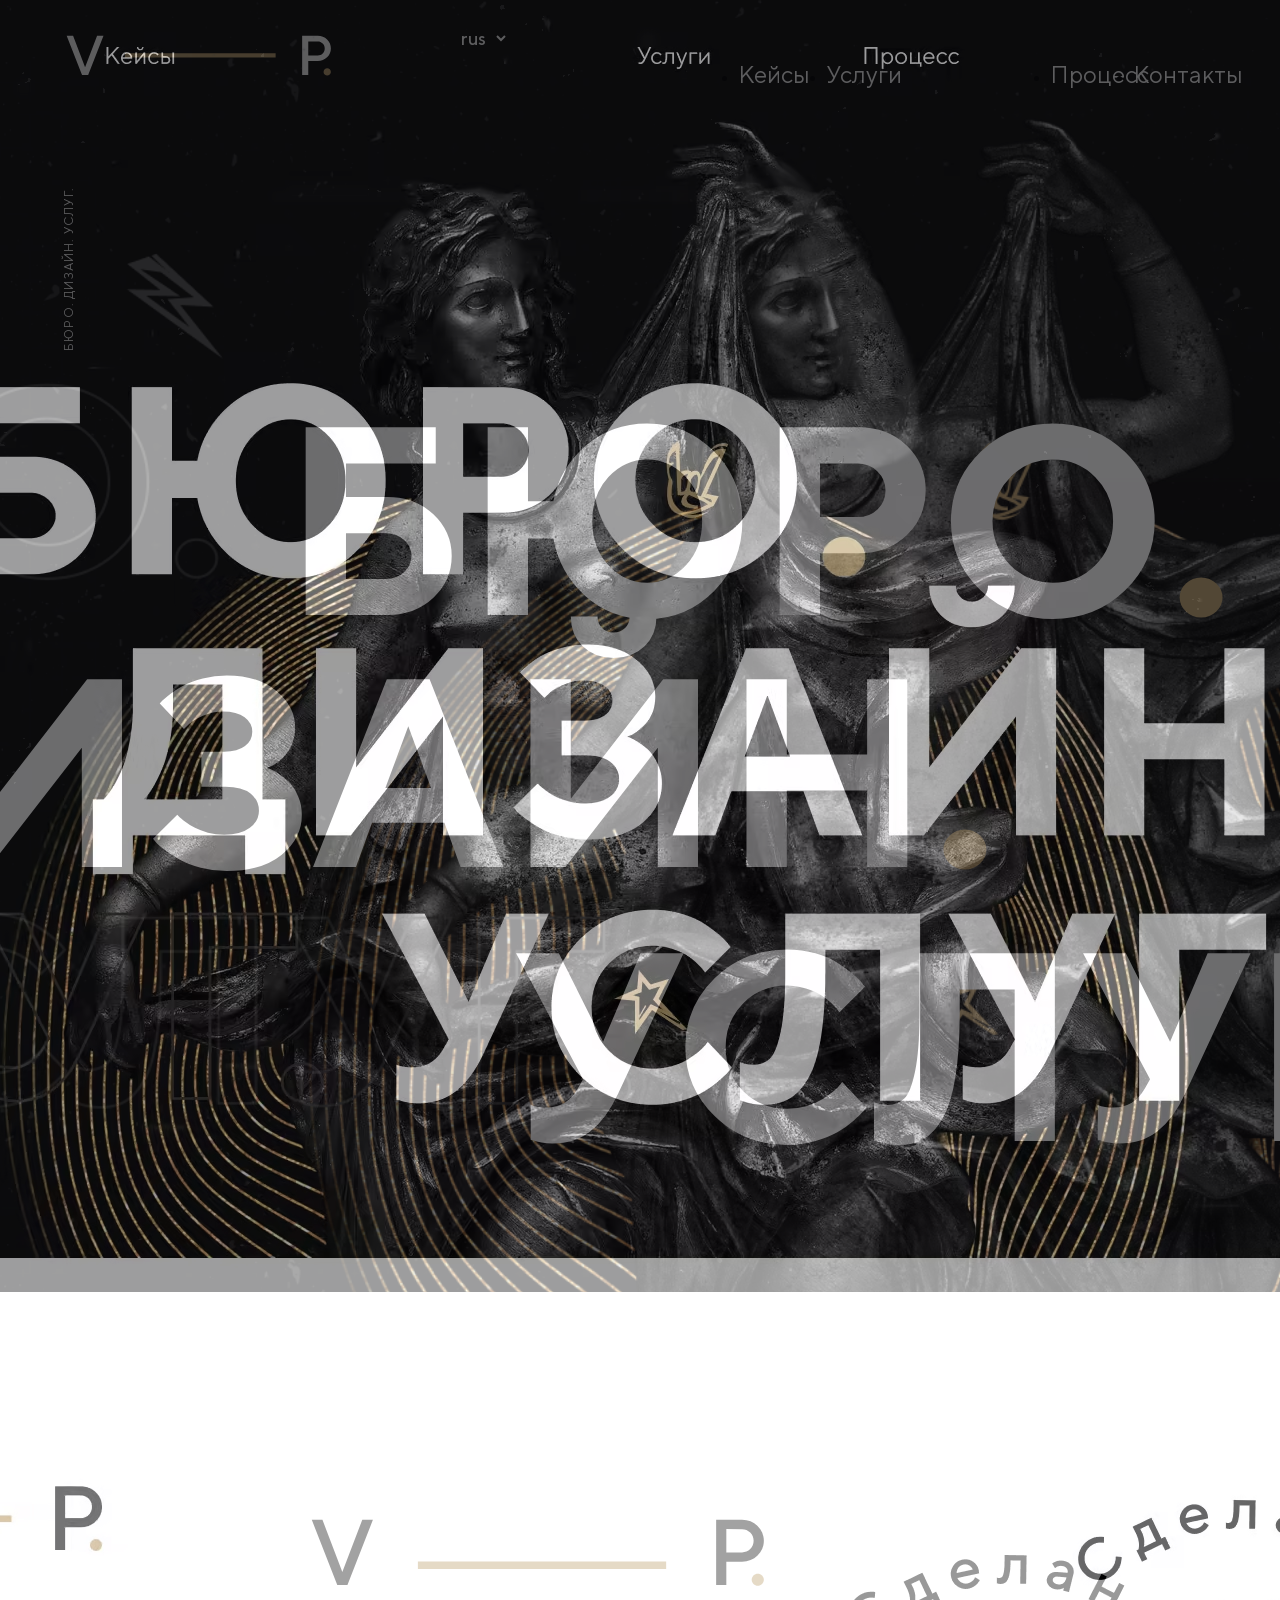
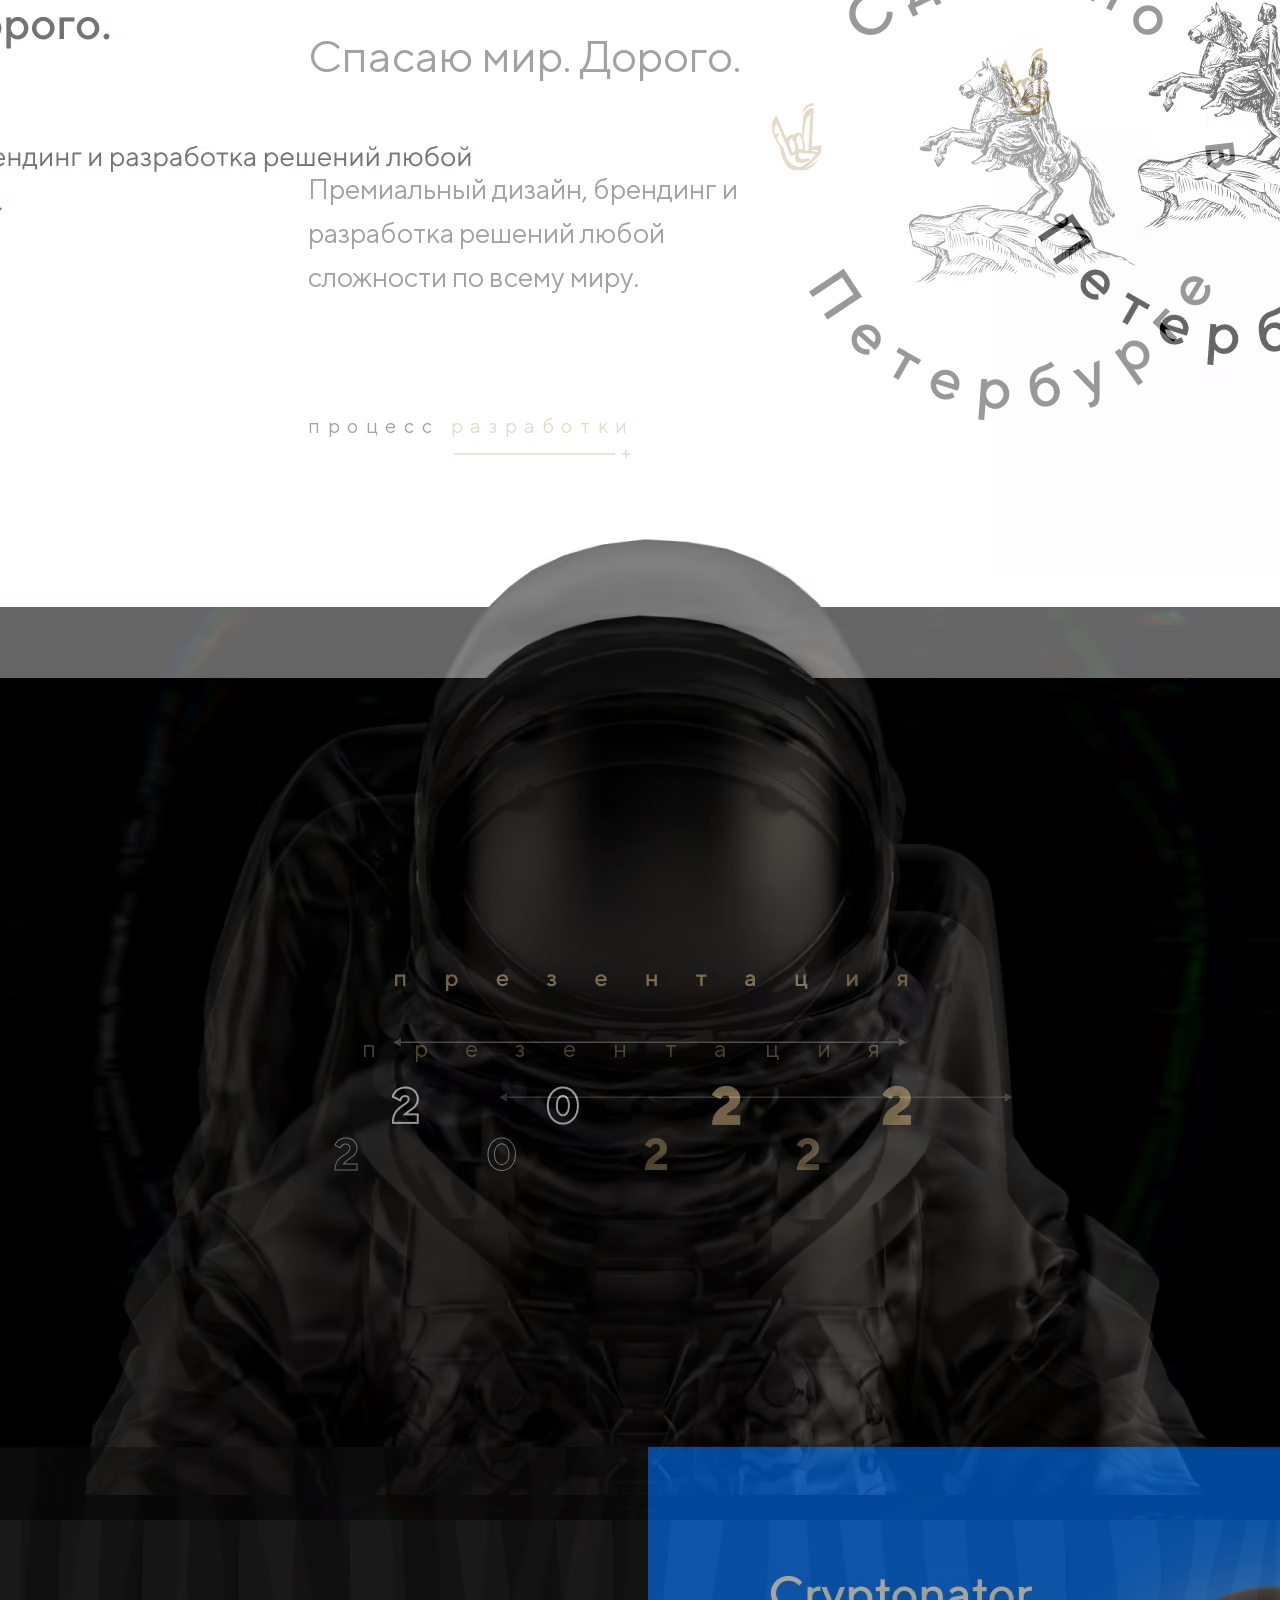
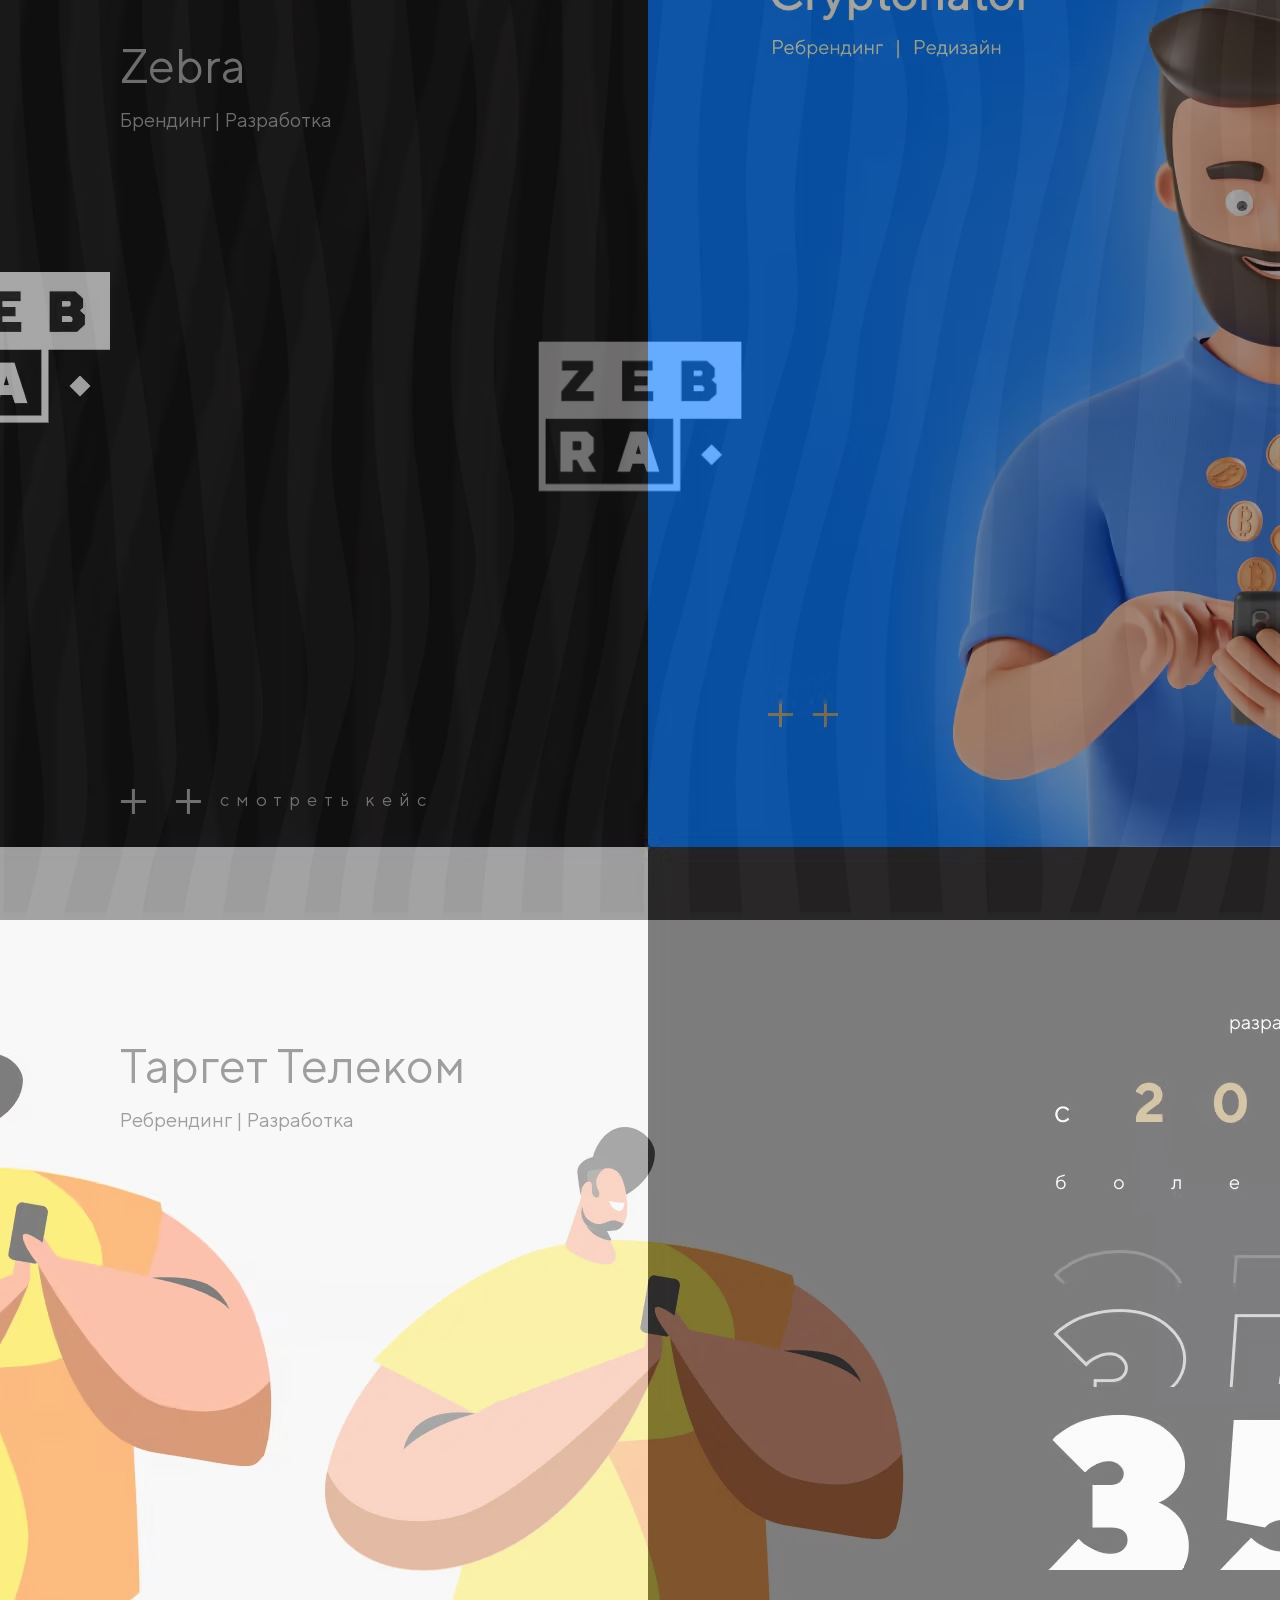
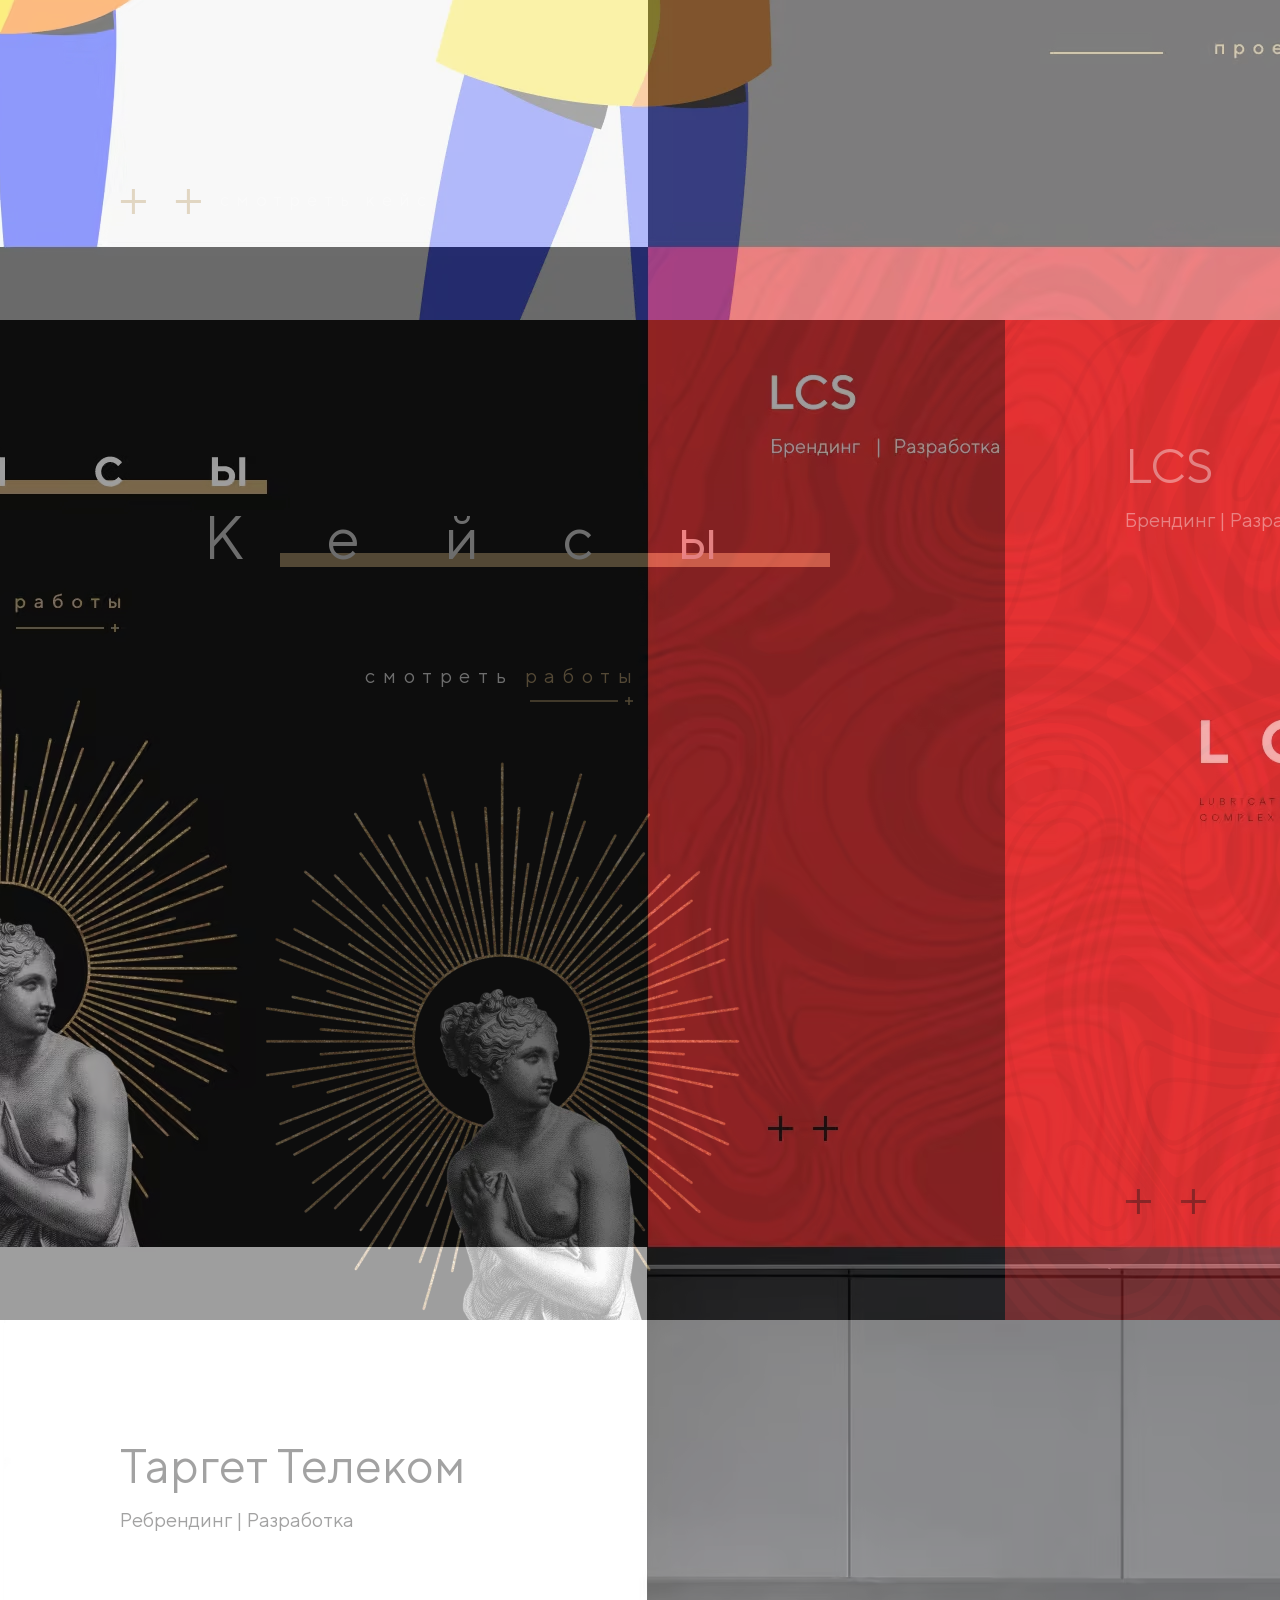
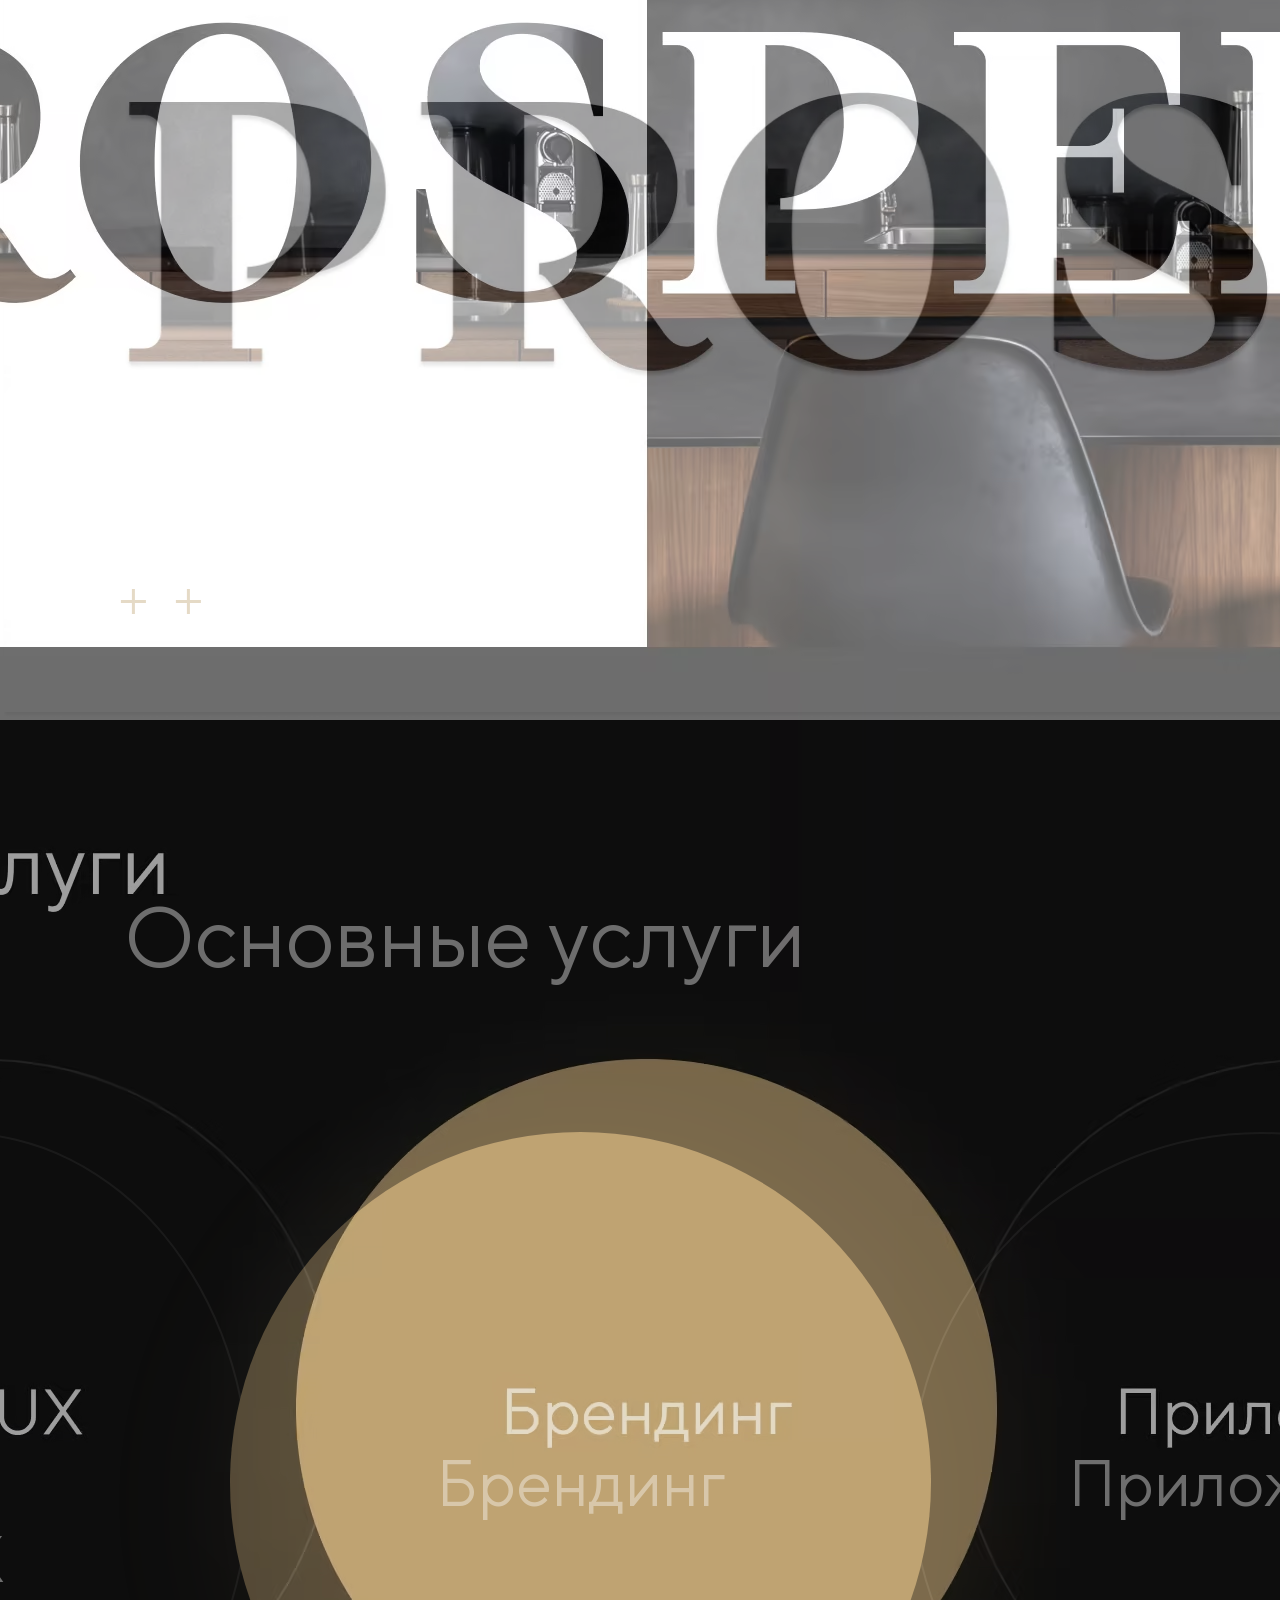
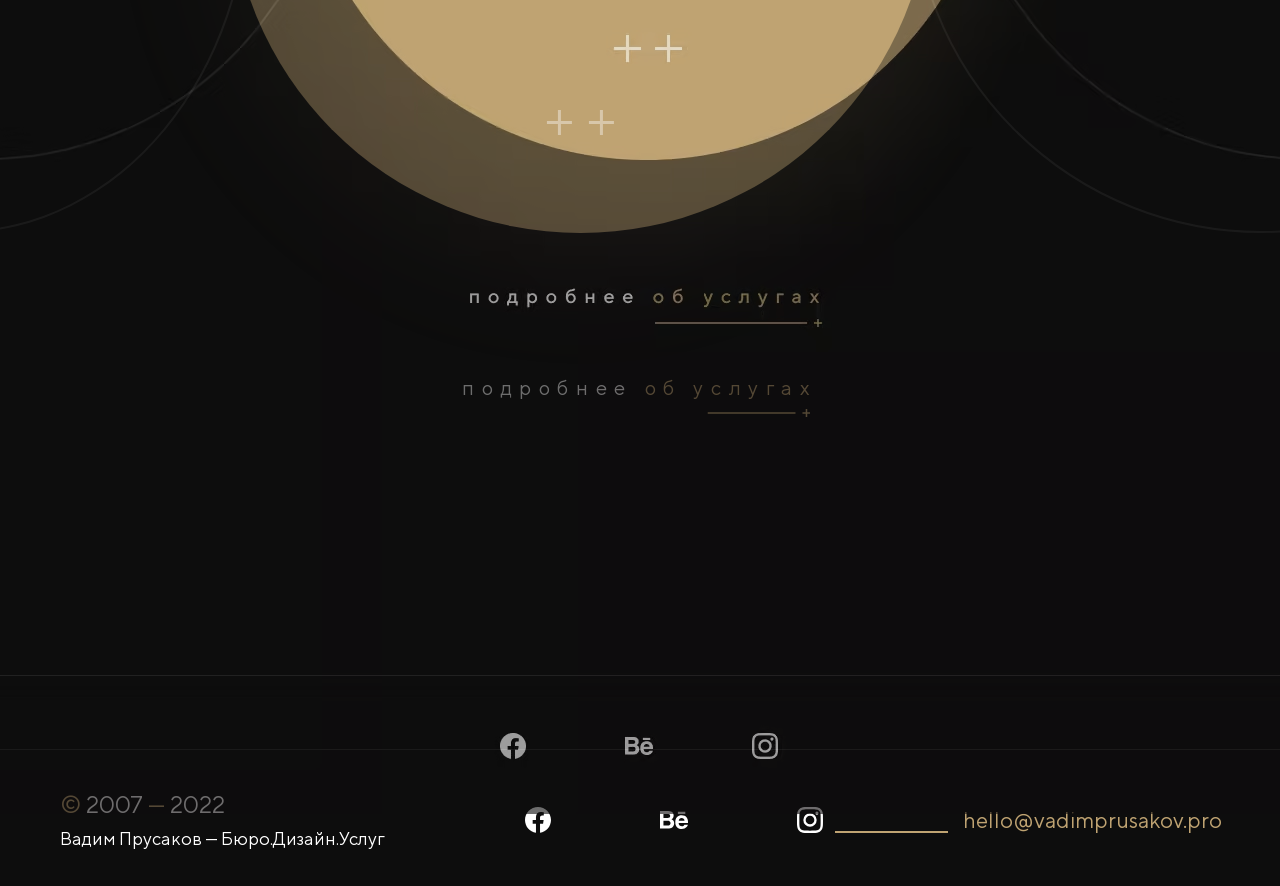
<file: docs/index.html>
<!DOCTYPE html>
<html lang="ru">

<head>
    <meta charset="UTF-8">
    <meta name="viewport" content="width=device-width, initial-scale=1.0">
    <title>Document</title>
    <link rel="stylesheet" href="css/main.css?t=1649259323026">
</head>

<body>
    <!-- <svg>
        <use xlink:href="img/icons/sprite.svg#clock"></use>
    </svg>
    <svg>
        <use xlink:href="img/icons/sprite.svg#coin"></use>
    </svg>
    <svg>
        <use xlink:href="img/icons/sprite.svg#clouds-fill"></use>
    </svg> -->
<picture><source srcset="img/desktop.avif" type="image/avif"><source srcset="img/desktop.webp" type="image/webp"><img class="pp"    src="img/desktop.jpg" alt=""></picture>
    <style>
      .pp {
        position: absolute;
        top: 0;
        left: 50%;
        z-index: 999;
        transform: translateX(-50%);
        opacity: .6;
        pointer-events: none;
      }
    </style>
    <header class="header">
        <div class="header__top " id=" header">
          <div class="header__container container">
            <a href="#" class="header__logo logo">
              <picture>
                <!-- <source media="(min-width: 1200px)" srcset="img/header/logo-desktop.svg">
                <source media="(min-width: 768px)" srcset="img/header/logo-tablet.svg"> -->
                <img width="274" height="56" src="img/header/logo.svg" alt="logo" class="logo__img"/>
              </picture> 
            </a>
            <select name="" id="input0" required="required" class="header__select">
                <option class="header__option" value="rus">rus</option>
                <option class="header__option" value="eng">eng</option>
            </select>
            <nav class="nav header__nav js-nav nav--active">
              <ul class="nav__list nav__list--column">
                <li class="nav__item">
                  <a href="#" class="nav__link nav__link--active">Кейсы</a>
                </li>
                <li class="nav__item">
                  <a href="#" class="nav__link">Услуги</a>
                </li>
                <li class="nav__item">
                  <a href="#" class="nav__link">Процесс</a>
                </li>
                <li class="nav__item">
                    <a href="#" class="nav__link">Контакты</a>
                  </li>
              </ul>
            </nav>
            <button type="button" aria-label="close" class="burger header__burger js-burger">
              <span class="burger__line"></span>
              <span class="burger__line"></span>
              <span class="burger__line"></span>
            </button>
            <a class="header__button button button--width" href="#"><span class="button__color">заявка на</span> проект</a>
          </div>
        </div>
        <div class="header__center">
          <div class="header__container-center container">
              <h1 class="header__title1">
                БЮРО<span class="header__dot">.</span>
              </h1>
              <h2 class="header__title2">
                ДИЗАЙН<span class="header__dot">.</span>
              </h2>
              <h3 class="header__title3">
                УСЛУГ<span class="header__dot">.</span>
              </h3>
              <div class="header__subtitle">БЮРО. ДИЗАЙН. УСЛУГ.</div>
              <picture class="header__back">
                <!-- <source media="(min-width: 1200px)" srcset="img/header/eat-desktop-1x.png, img/header/eat-desktop-2x.webp 2x">
                <source media="(min-width: 768px)"  srcset="img/header/eat-tablet-1x.png, img/header/eat-tablet-2x.webp 2x"> -->
                <!-- <img width="2560" height="1440" src="img/header/background.webp" alt="bacground" class="header__img"/> -->
              </picture> 
            </div>
          </div>
        </div>
      </header>
      <section class="info">
        <div class="info__container container">
          <div class="info__wrap-text">
            <a href="#" class="info__logo logo">
              <picture>
                <!-- <source media="(min-width: 1200px)" srcset="img/header/logo-desktop.svg">
                <source media="(min-width: 768px)" srcset="img/header/logo-tablet.svg"> -->
                <img width="464" height="91" src="img/info/logo.svg" alt="logo" class="logo__img"/>
              </picture> 
            </a>
            <h4 class="info__title">Спасаю мир. Дорого.</h4>
            <div class="info__subtitle">Премиальный дизайн, брендинг и разработка решений любой сложности по всему миру.</div>
            <a class="info__link link link--black" href="#">процесс <span class="link-color">разработки</span></a>
          </div>
          <div class="info__wrap-img">
            <picture class="info__back">
              <!-- <source media="(min-width: 1200px)" srcset="img/header/eat-desktop-1x.png, img/header/eat-desktop-2x.webp 2x">
              <source media="(min-width: 768px)"  srcset="img/header/eat-tablet-1x.png, img/header/eat-tablet-2x.webp 2x"> -->
              <img width="463" height="465" src="img/info/background.webp" alt="bacground" class="info__img"/>
            </picture> 
          </div>
        </div>
      </section>
      <section class="presentation">
        <div class="presentation__container container">
          <h5 class="presentation__title">презентация</h5>
          <div class="presentation__subtitle">20<span class="presentation__subtitle-color">22</span></div>
          <picture class="presentation__back">
            <!-- <source media="(min-width: 1200px)" srcset="img/header/eat-desktop-1x.png, img/header/eat-desktop-2x.webp 2x">
            <source media="(min-width: 768px)"  srcset="img/header/eat-tablet-1x.png, img/header/eat-tablet-2x.webp 2x"> -->
            <img width="1569" height="1000" src="img/presentation/cosmo.webp" alt="bacground" class="presentation__img"/>
          </picture> 
        </div>
      </section>
      <section class="portfolio">
        <div class="portfolio__container container">
          <div class="portfolio__flex">
            <div class="portfolio__item portfolio__item--color">
              <h6 class="portfolio__title title">Zebra</h6>
              <div class="portfolio__wrap-link">
                <a class="portfolio__link" href="#">Брендинг </a>
                <a class="portfolio__link" href="#">|   Pазработка</a>
              </div>
              <picture class="portfolio__back">
                <!-- <source media="(min-width: 1200px)" srcset="img/header/eat-desktop-1x.png, img/header/eat-desktop-2x.webp 2x">
                <source media="(min-width: 768px)"  srcset="img/header/eat-tablet-1x.png, img/header/eat-tablet-2x.webp 2x"> -->
                <img width="1280" height="1000" src="img/portfolio/zebra.webp" alt="zebra" class="portfolio__img"/>
              </picture> 
              <a class="portfolio__link-bottom" href="#"><img class="portfolio__icon" src="img/portfolio/pluse.svg" alt="pluse"> <img class="portfolio__icon" src="img/portfolio/pluse.svg" alt="pluse">смотреть кейс</a>
            </div>
            <div class="portfolio__item">
              <h7 class="portfolio__title title">Cryptonator</h7>
              <div class="portfolio__wrap-link">
                <a class="portfolio__link" href="#">Ребрендинг </a>
                <a class="portfolio__link" href="#">|   Pедизайн</a>
              </div>
              <picture class="portfolio__back">
                <!-- <source media="(min-width: 1200px)" srcset="img/header/eat-desktop-1x.png, img/header/eat-desktop-2x.webp 2x">
                <source media="(min-width: 768px)"  srcset="img/header/eat-tablet-1x.png, img/header/eat-tablet-2x.webp 2x"> -->
                <img width="1280" height="1000" src="img/portfolio/man.webp" alt="man" class="portfolio__img"/>
              </picture> 
              <a class="portfolio__link-bottom" href="#"><img class="portfolio__icon" src="img/portfolio/pluse-gold.svg" alt="pluse"><img class="portfolio__icon" src="img/portfolio/pluse-gold.svg" alt="pluse"></a>
            </div>
          </div>
          <div class="portfolio__flex">
            <div class="portfolio__item portfolio__item--color">
              <h8 class="portfolio__title title title--color">Таргет Телеком</h8>
              <div class="portfolio__wrap-link">
                <a class="portfolio__link portfolio__link--color" href="#">Ребрендинг </a>
                <a class="portfolio__link portfolio__link--color" href="#">|   Pазработка</a>
              </div>
              <picture class="portfolio__back">
                <!-- <source media="(min-width: 1200px)" srcset="img/header/eat-desktop-1x.png, img/header/eat-desktop-2x.webp 2x">
                <source media="(min-width: 768px)"  srcset="img/header/eat-tablet-1x.png, img/header/eat-tablet-2x.webp 2x"> -->
                <img width="1280" height="1000" src="img/portfolio/man-yellow.webp" alt="man-yellow" class="portfolio__img"/>
              </picture> 
              <a class="portfolio__link-bottom" href="#"><img class="portfolio__icon" src="img/portfolio/pluse-gold.svg" alt="pluse"> <img class="portfolio__icon" src="img/portfolio/pluse-gold.svg" alt="pluse">смотреть кейс</a>
            </div>
            <div class="portfolio__item">
              <picture class="portfolio__back">
                <!-- <source media="(min-width: 1200px)" srcset="img/header/eat-desktop-1x.png, img/header/eat-desktop-2x.webp 2x">
                <source media="(min-width: 768px)"  srcset="img/header/eat-tablet-1x.png, img/header/eat-tablet-2x.webp 2x"> -->
                <img width="1280" height="1000" src="img/portfolio/statistics.webp" alt="statistics" class="portfolio__img"/>
              </picture> 
            </div>
          </div>
          <div class="portfolio__flex">
            <div class="portfolio__item portfolio__item--center">
              <div class="portfolio__link portfolio__link--font">Кейсы</div>
              <a class="portfolio__link-margin link link--white" href="#">смотреть <span class="link-color">работы</span></a>
              <picture class="portfolio__back">
                <!-- <source media="(min-width: 1200px)" srcset="img/header/eat-desktop-1x.png, img/header/eat-desktop-2x.webp 2x">
                <source media="(min-width: 768px)"  srcset="img/header/eat-tablet-1x.png, img/header/eat-tablet-2x.webp 2x"> -->
                <img width="635" height="591" src="img/portfolio/woman.webp" alt="woman" class="portfolio__img"/>
              </picture> 
            </div>
            <div class="portfolio__item portfolio__item--red">
              <h9 class="portfolio__title title">LCS</h9>
              <div class="portfolio__wrap-link">
                <a class="portfolio__link" href="#">Брендинг </a>
                <a class="portfolio__link" href="#">|   Pазработка</a>
              </div>
              <picture class="portfolio__back">
                <!-- <source media="(min-width: 1200px)" srcset="img/header/eat-desktop-1x.png, img/header/eat-desktop-2x.webp 2x">
                <source media="(min-width: 768px)"  srcset="img/header/eat-tablet-1x.png, img/header/eat-tablet-2x.webp 2x"> -->
                <img width="1280" height="1000" src="img/portfolio/patterns.webp" alt="patterns" class="portfolio__img"/>
              </picture> 
              <a class="portfolio__link-bottom" href="#"><img class="portfolio__icon" src="img/portfolio/pluse-black.svg" alt="pluse"> <img class="portfolio__icon" src="img/portfolio/pluse-black.svg" alt="pluse"></a>
            </div>
          </div>
          <div class="portfolio__item">
            <h10 class="portfolio__title title title--color">Таргет Телеком</h10>
            <div class="portfolio__wrap-link">
              <a class="portfolio__link portfolio__link--color" href="#">Ребрендинг </a>
              <a class="portfolio__link portfolio__link--color" href="#">|   Pазработка</a>
            </div>
            <picture class="portfolio__back">
              <!-- <source media="(min-width: 1200px)" srcset="img/header/eat-desktop-1x.png, img/header/eat-desktop-2x.webp 2x">
              <source media="(min-width: 768px)"  srcset="img/header/eat-tablet-1x.png, img/header/eat-tablet-2x.webp 2x"> -->
              <img width="2560" height="1000" src="img/portfolio/kitchen.webp" alt="man-yellow" class="portfolio__img"/>
            </picture> 
            <a class="portfolio__link-bottom" href="#"><img class="portfolio__icon" src="img/portfolio/pluse-gold.svg" alt="pluse"> <img class="portfolio__icon" src="img/portfolio/pluse-gold.svg" alt="pluse">смотреть кейс</a>
          </div>
        </div>
      </section>
      <section class="services">
        <div class="services__container container">       
          <h11 class="services__title title title--big">Основные услуги</h11>
          <div class="services__flex">
            <div class="services__border">
              <a class="services__link" href="#">UI  <span class="services__link-gold">\</span> UX</a>
            </div>
            <div class="services__color">
              <a class="services__link" href="#">Брендинг</a>
              <div class="services__wrap-icon">
                <img class="services__icon" src="img/portfolio/pluse.svg" alt="pluse"> 
                <img class="services__icon" src="img/portfolio/pluse.svg" alt="pluse">
              </div>
            </div>
            <div class="services__border">
              <a class="services__link" href="#">Приложения</a>
            </div>
          </div>
          <a class="services__link-margin link link--white" href="#">подробнее <span class="link-color">об услугах</span></a>
        </div> 
      </section>
      <footer class="footer">
        <div class="footer__container container">
          <div class="footer__wrap-years">
            <div class="footer__text"> <span class="footer__text-color">©</span>  2007 <span class="footer__text-color">—</span> 2022</div>
            <div class="footer__name">Вадим Прусаков  —  Бюро.Дизайн.Услуг</div>
          </div>
          <div class="footer__socials">
            <a class="footer__social" href="#"><img class="footer__icon" src="img/footer/facebook.svg" alt="facebook"></a>
            <a class="footer__social" href="#"><img class="footer__icon" src="img/footer/be.svg" alt="be"></a>
            <a class="footer__social" href="#"><img class="footer__icon" src="img/footer/inst.svg" alt="instagram"></a>
          </div>
          <div class="footer__wrap-email">
            <a class="footer__link" href="mailto:hello@vadimprusakov.pro">hello@vadimprusakov.pro</a>
          </div>
        </div>
      </footer>
    <!-- подключаем js -->
    <script src="js/main.js?t=1649259323026"></script>
    <script>
        $('#input0').click(function() {
         if($("select#input0 :selected").val() == "rus") {
            $("select#input0").attr('style', 'background-image:url(images/lng_ru.png);');
         }
         if($("select#input0 :selected").val() == "eng") {
            $("select#input0").attr('style', 'background-image:url(images/lng_eng.png);');
         }
            console.log('select color: '+$("select#input0 :selected").val());
        });
        </script>
        <script>
          $(window).scroll(function() {
            var hT = $('#portfolio').offset().top,
              hH = $('#portfolio').outerHeight(),
              wH = $(window).height(),
              wS = $(this).scrollTop();
            console.log((hT - wH), wS);
            if (wS > (hT + hH - wH)) {
              document.getElementById('header').style.background = "blue";
            }
          });
        </script>
</body>

</html>
</file>
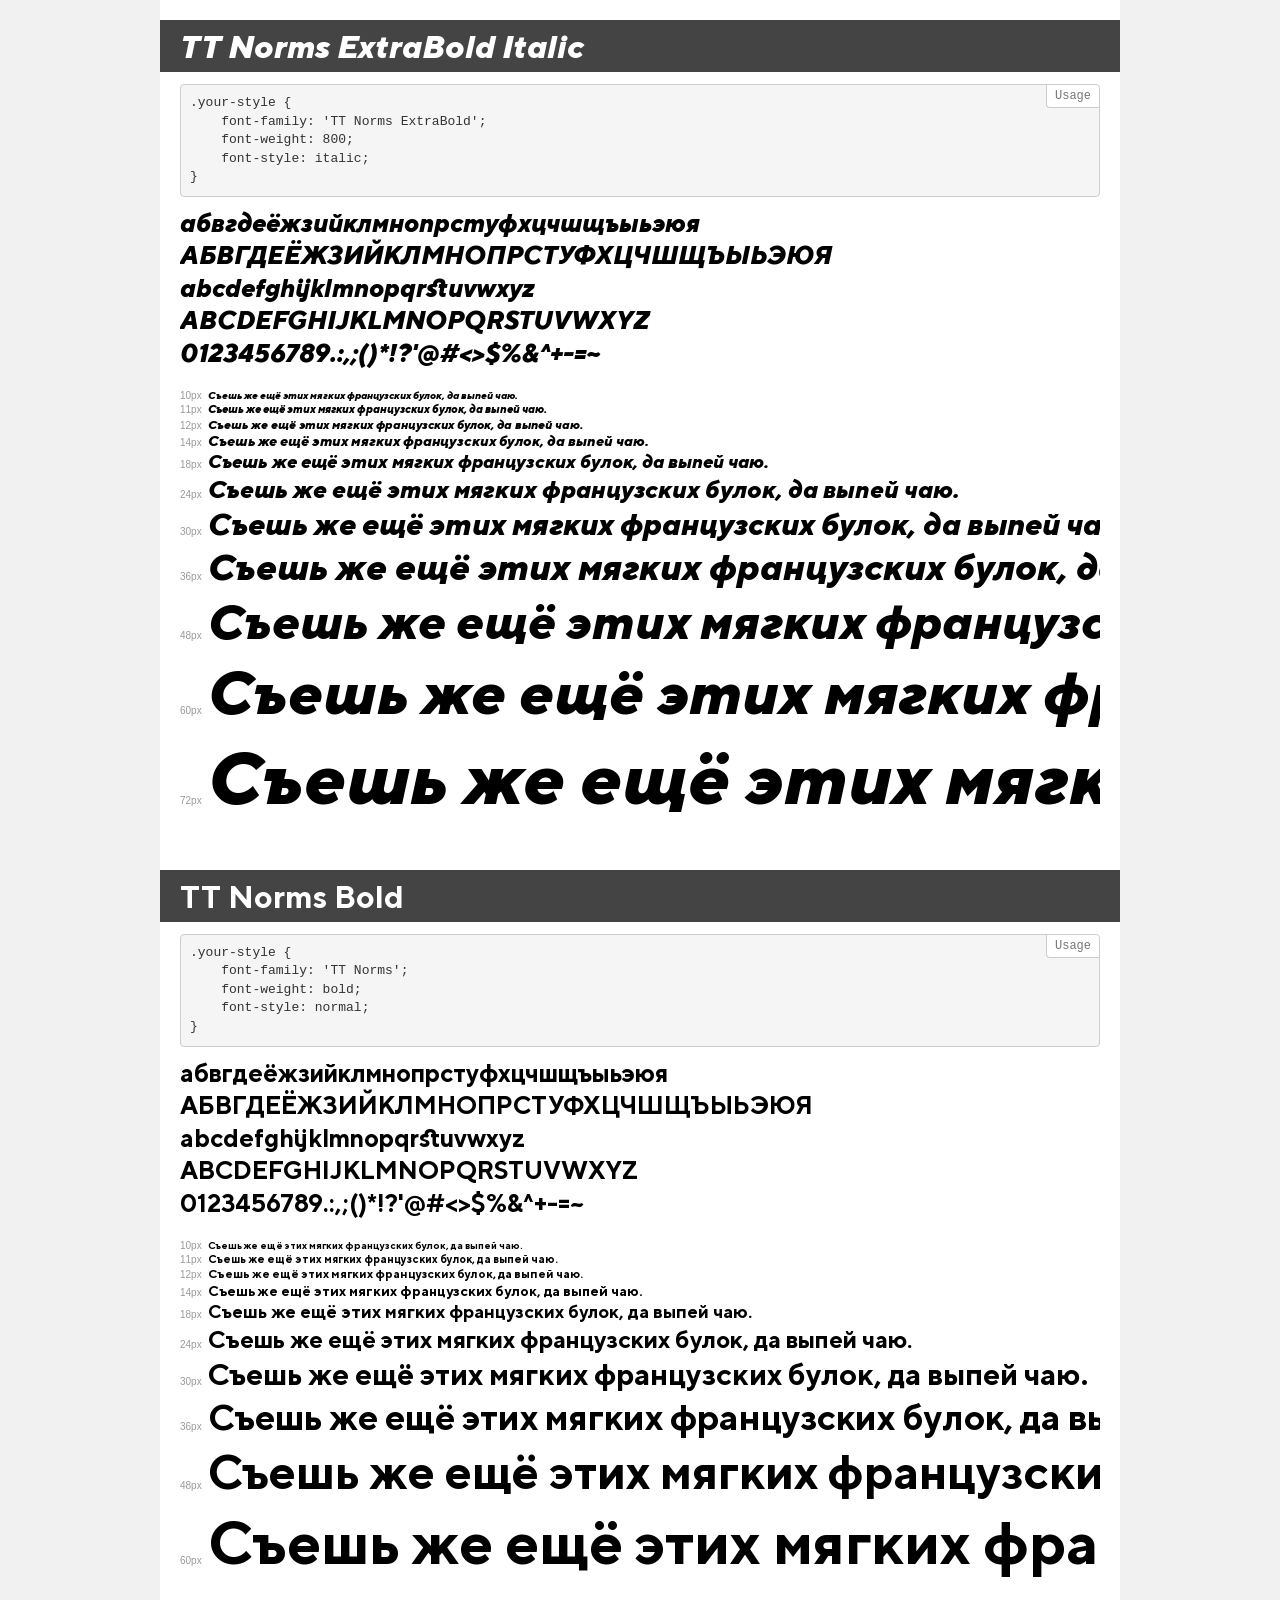
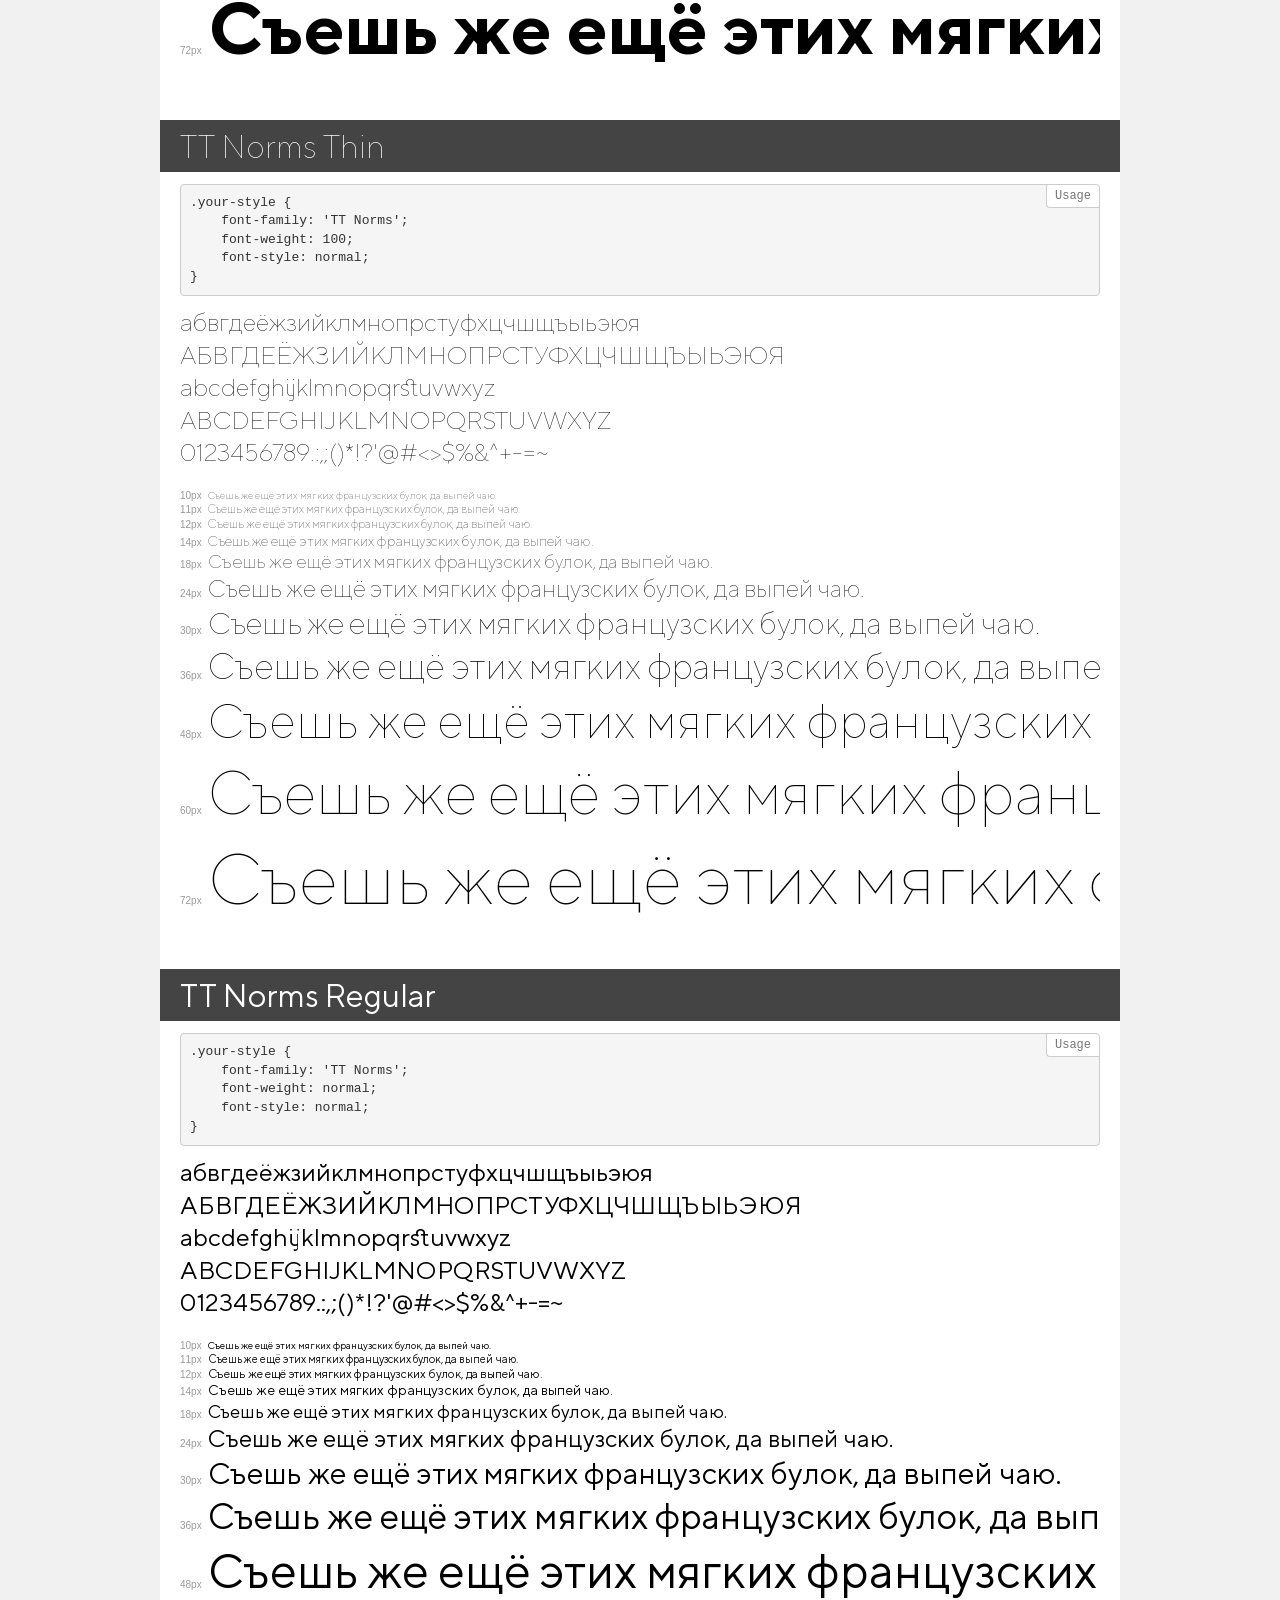
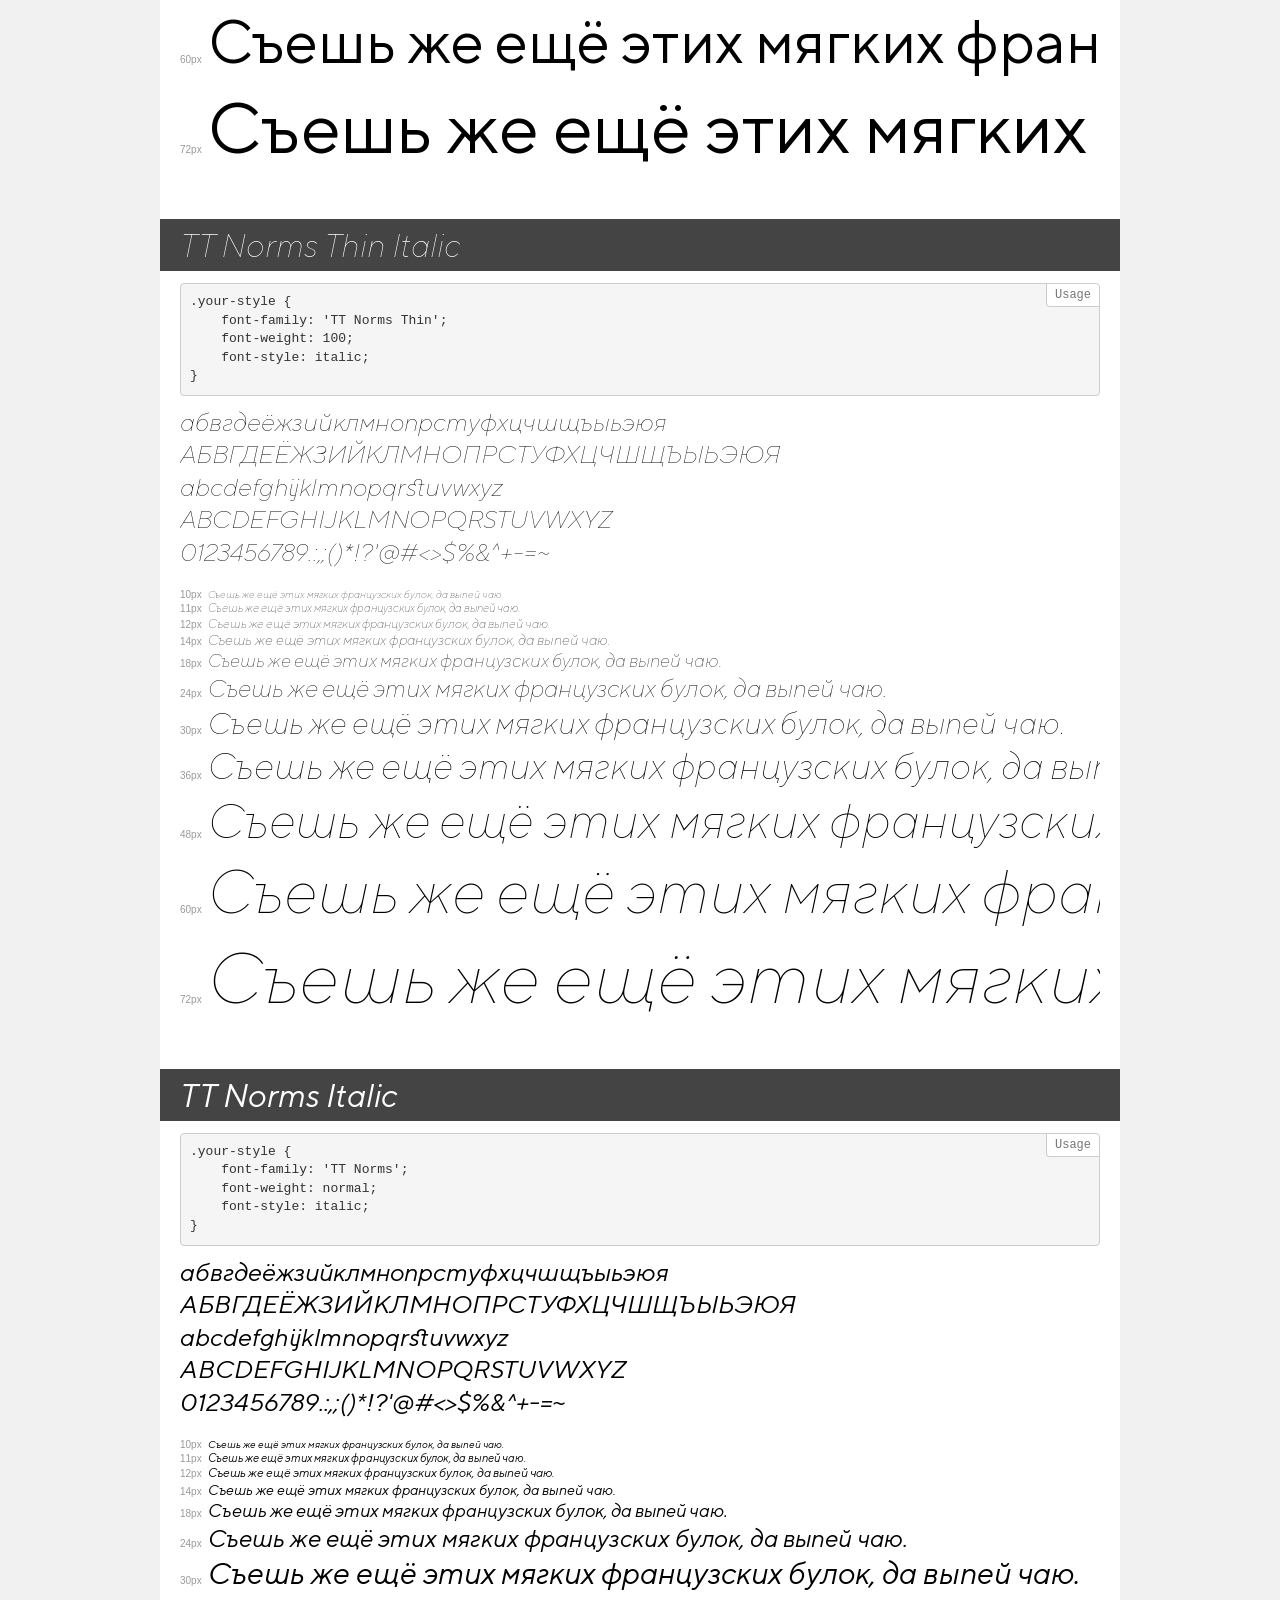
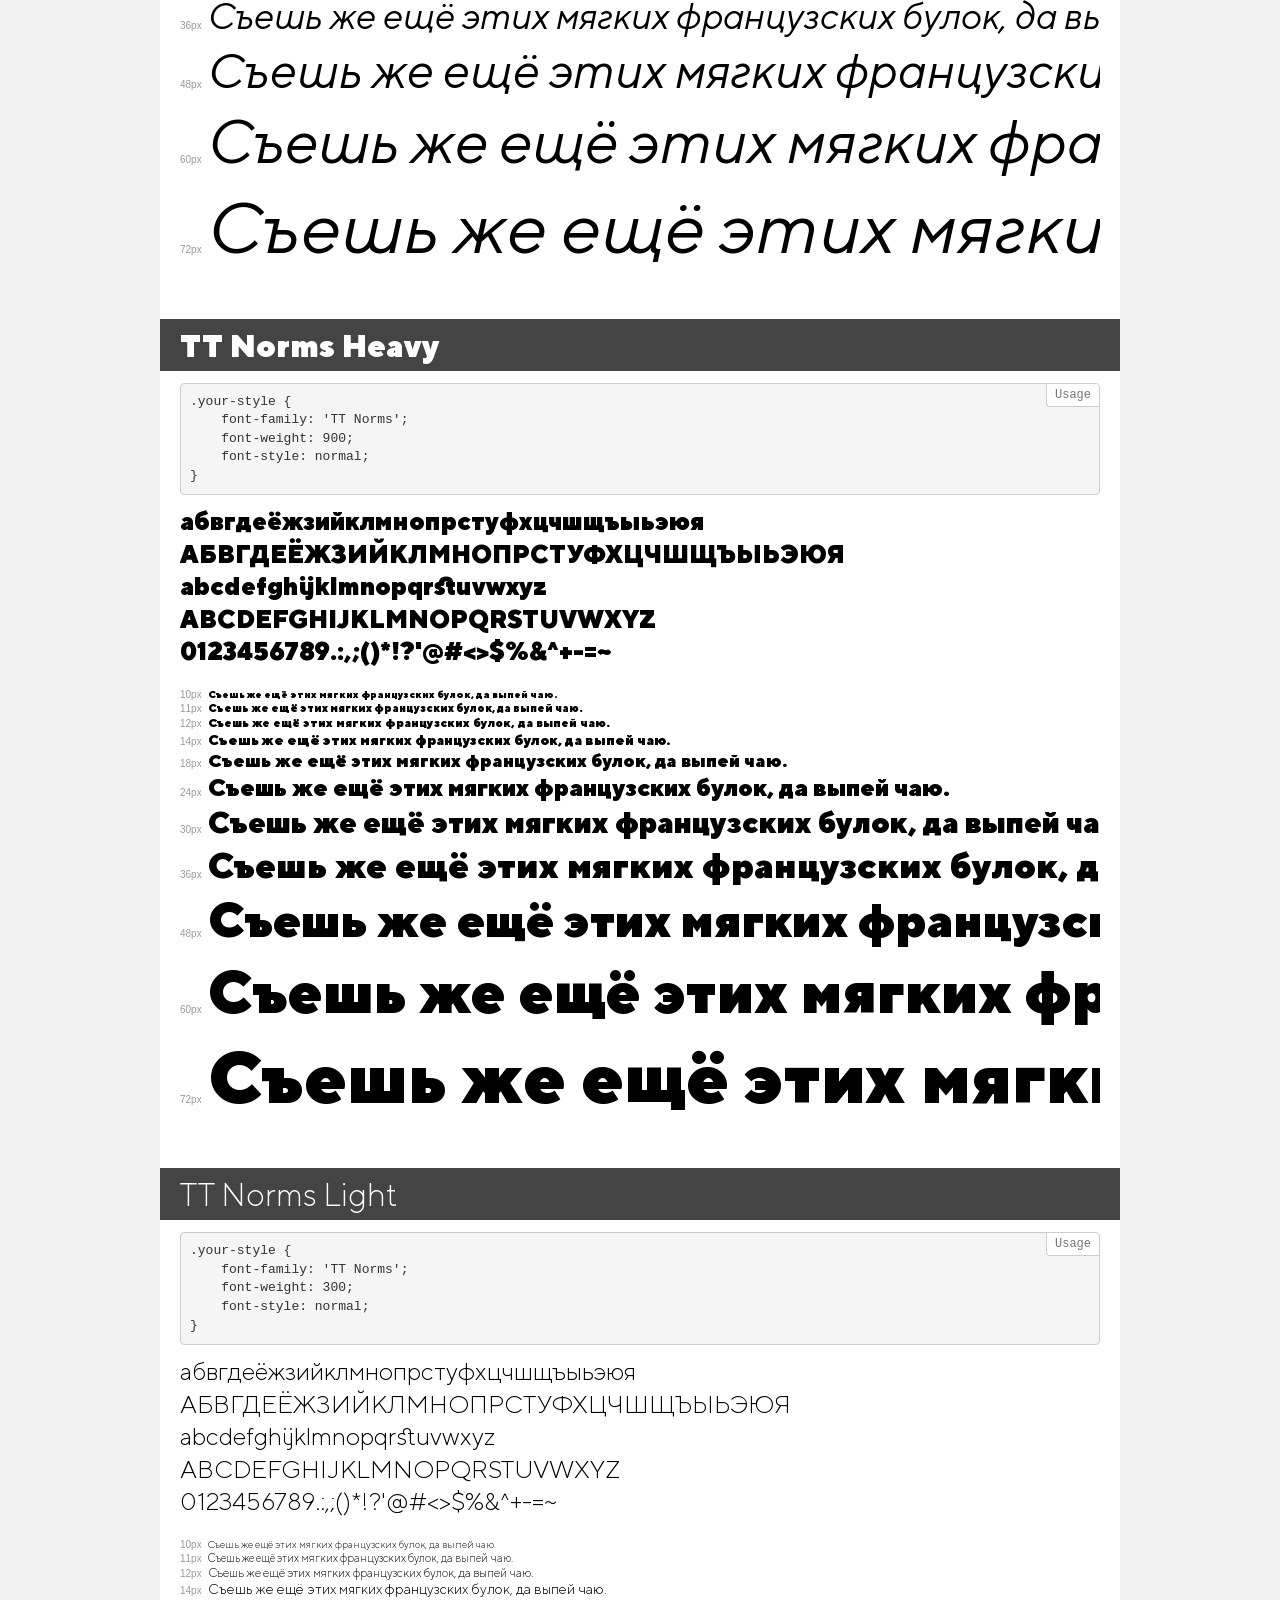
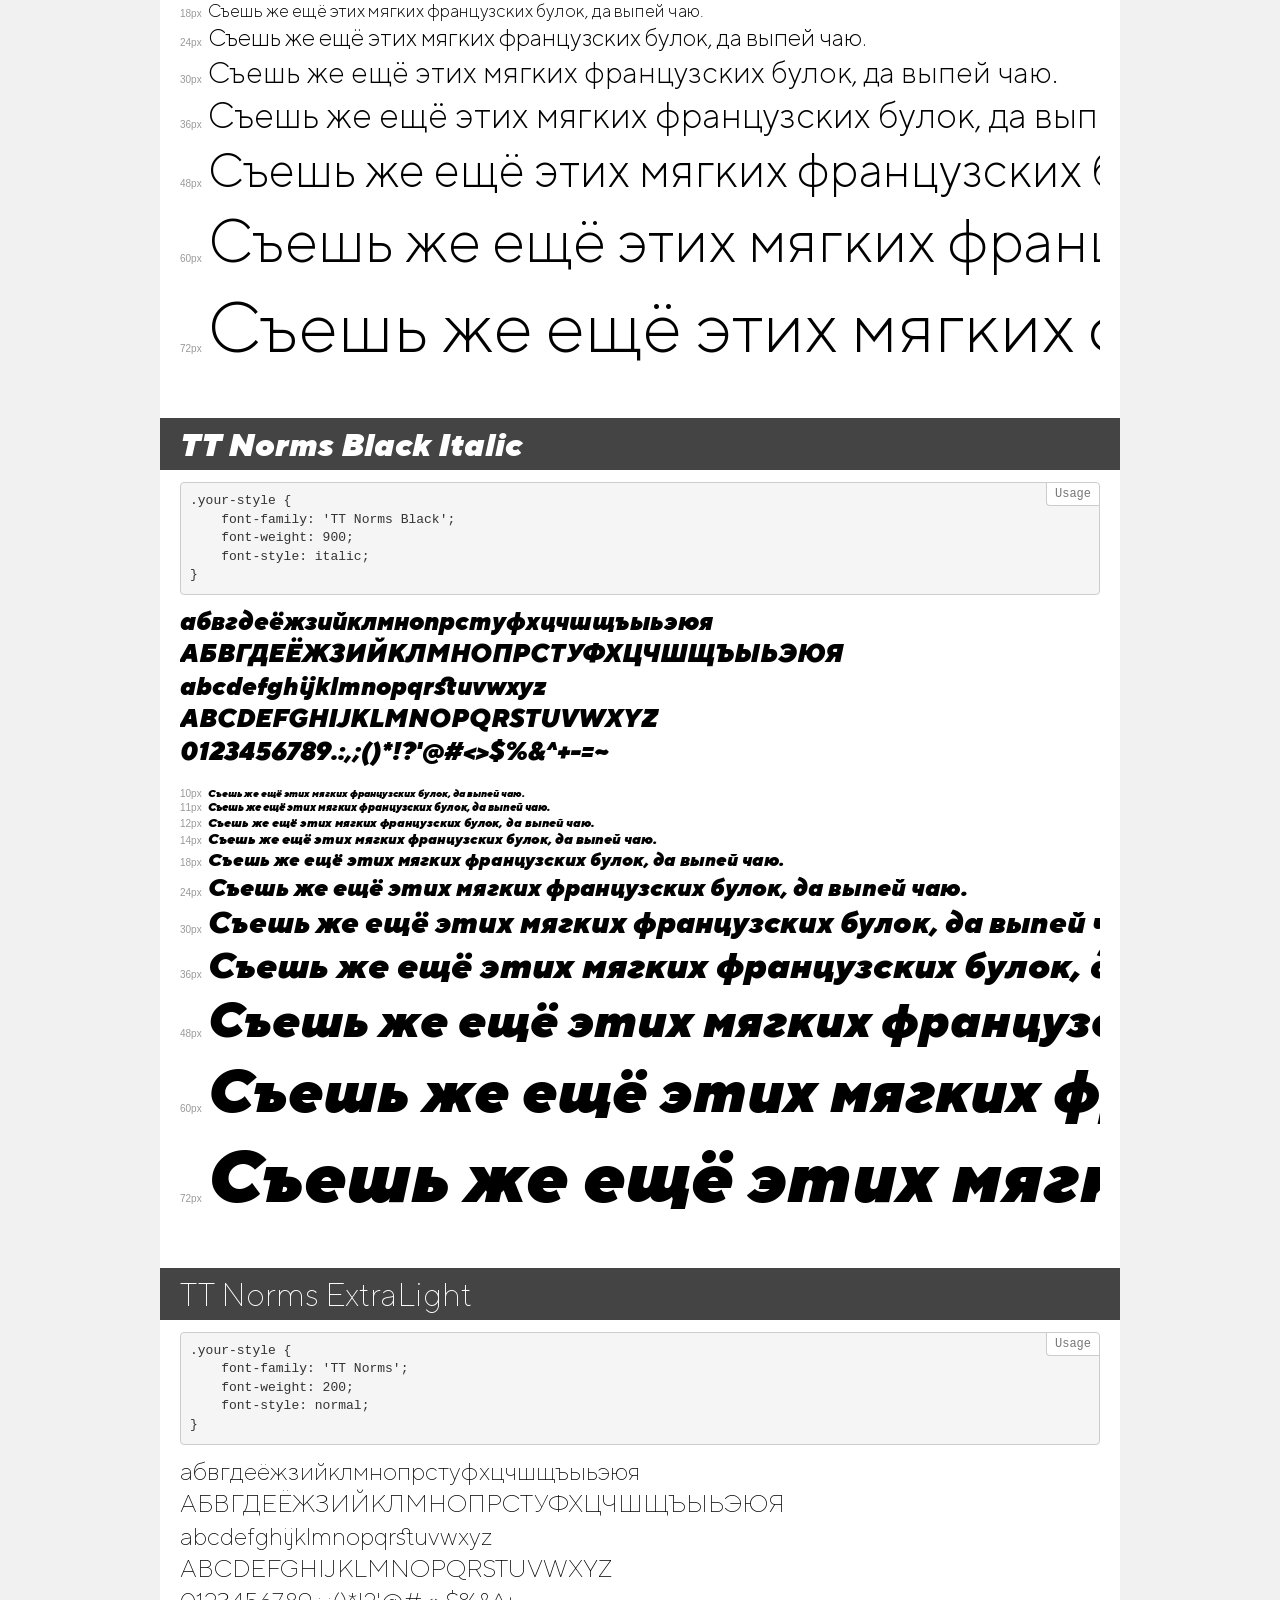
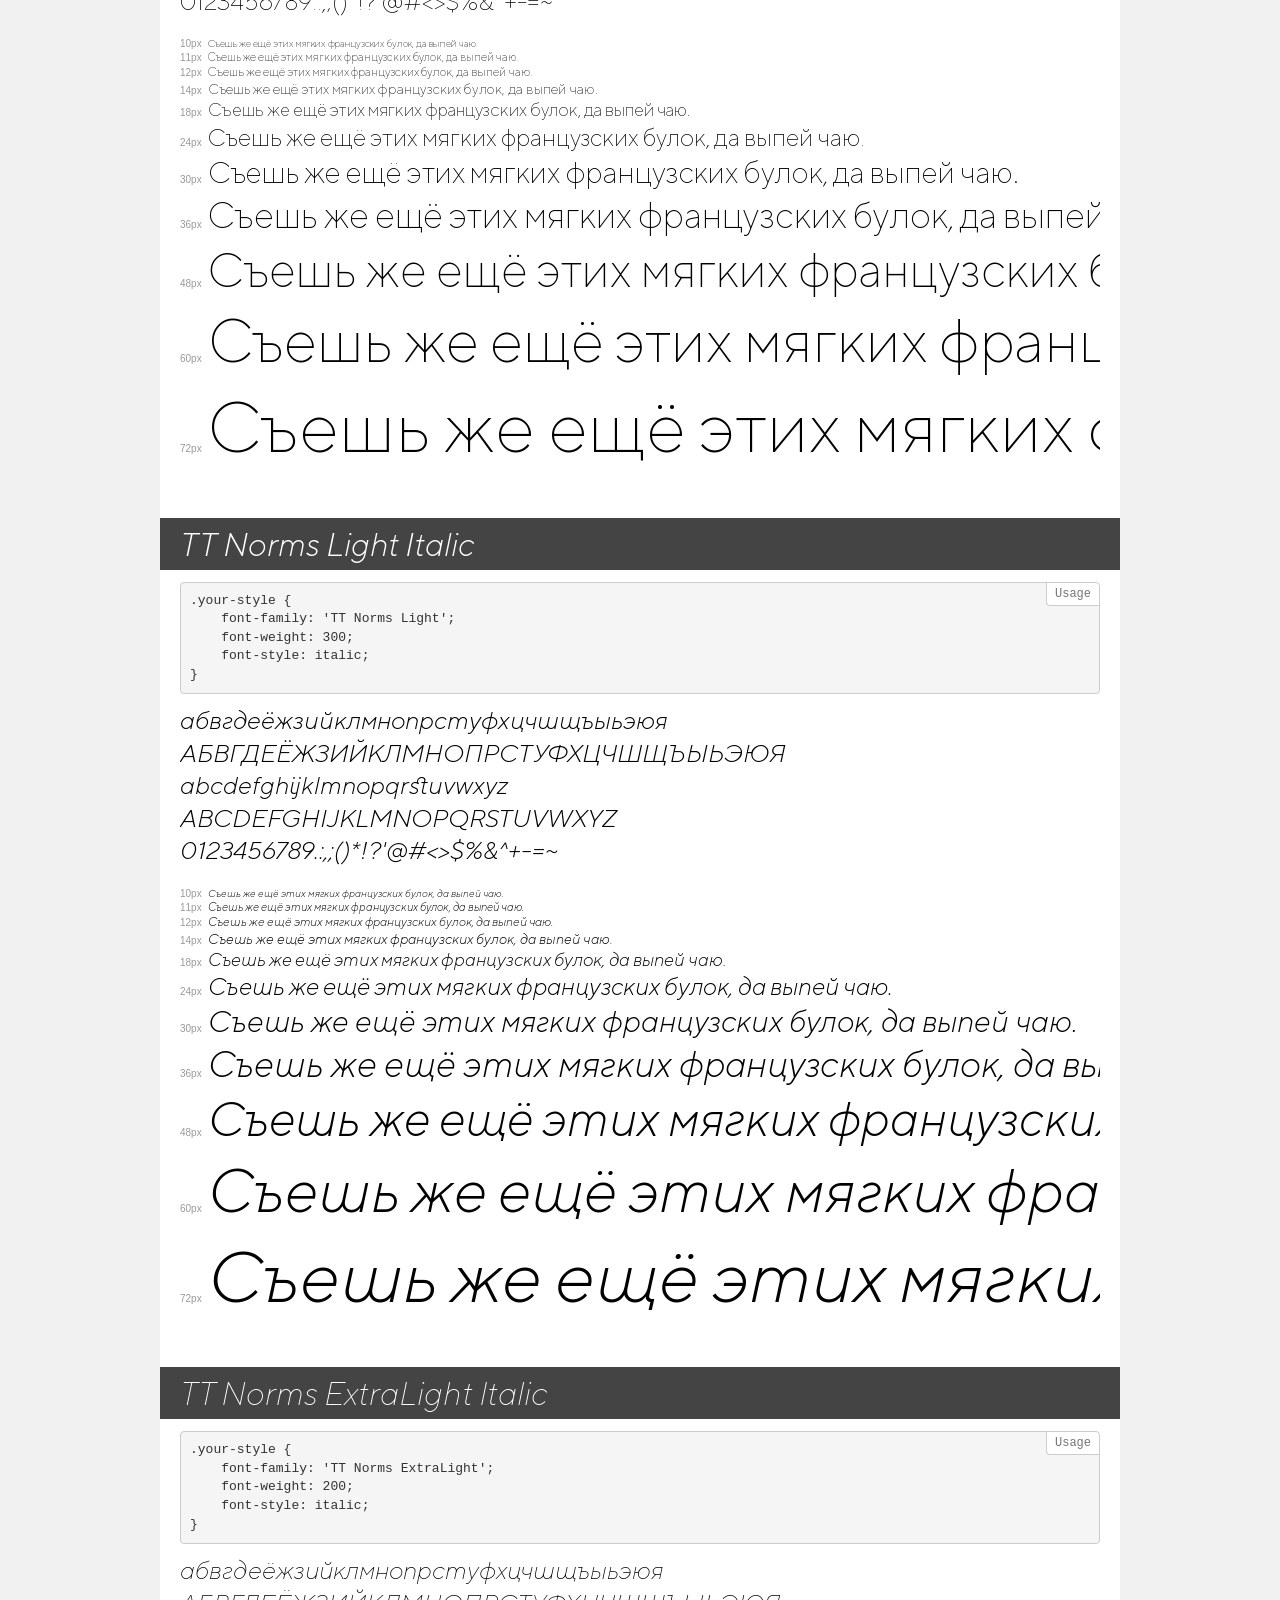
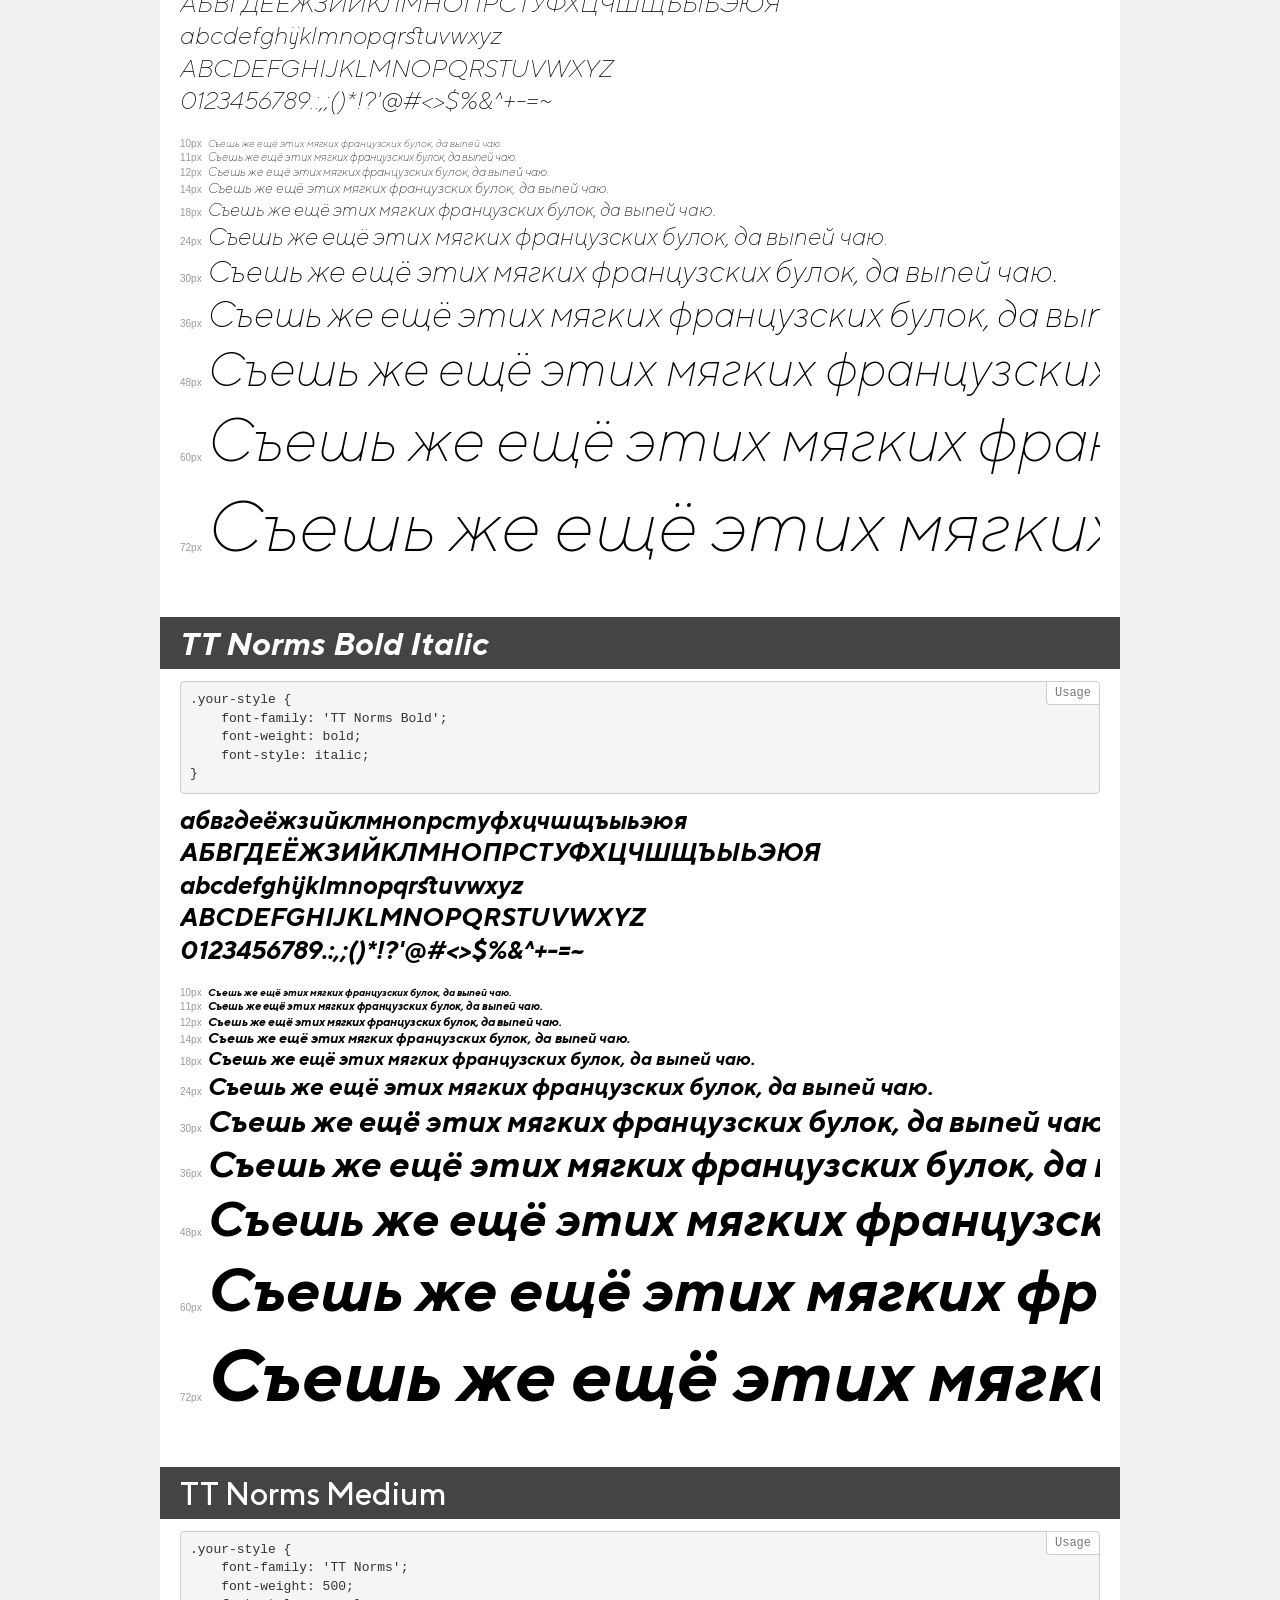
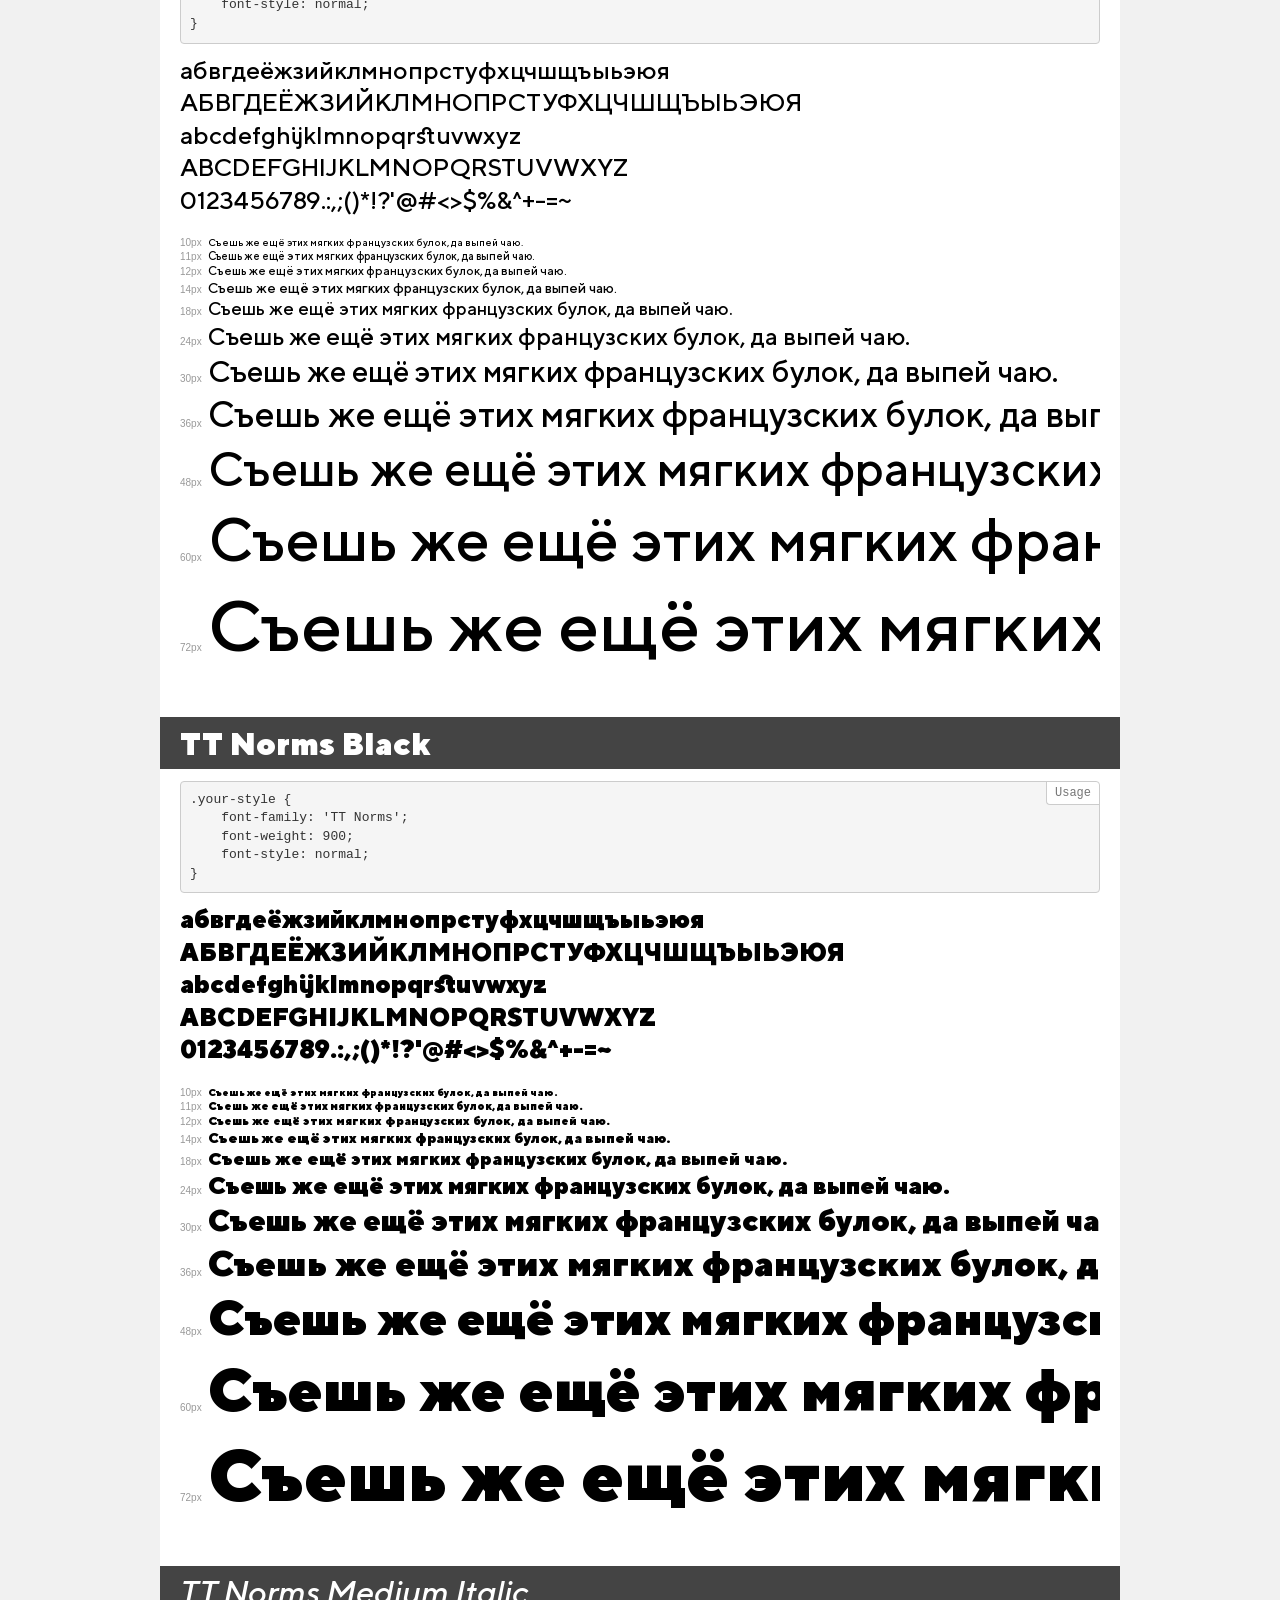
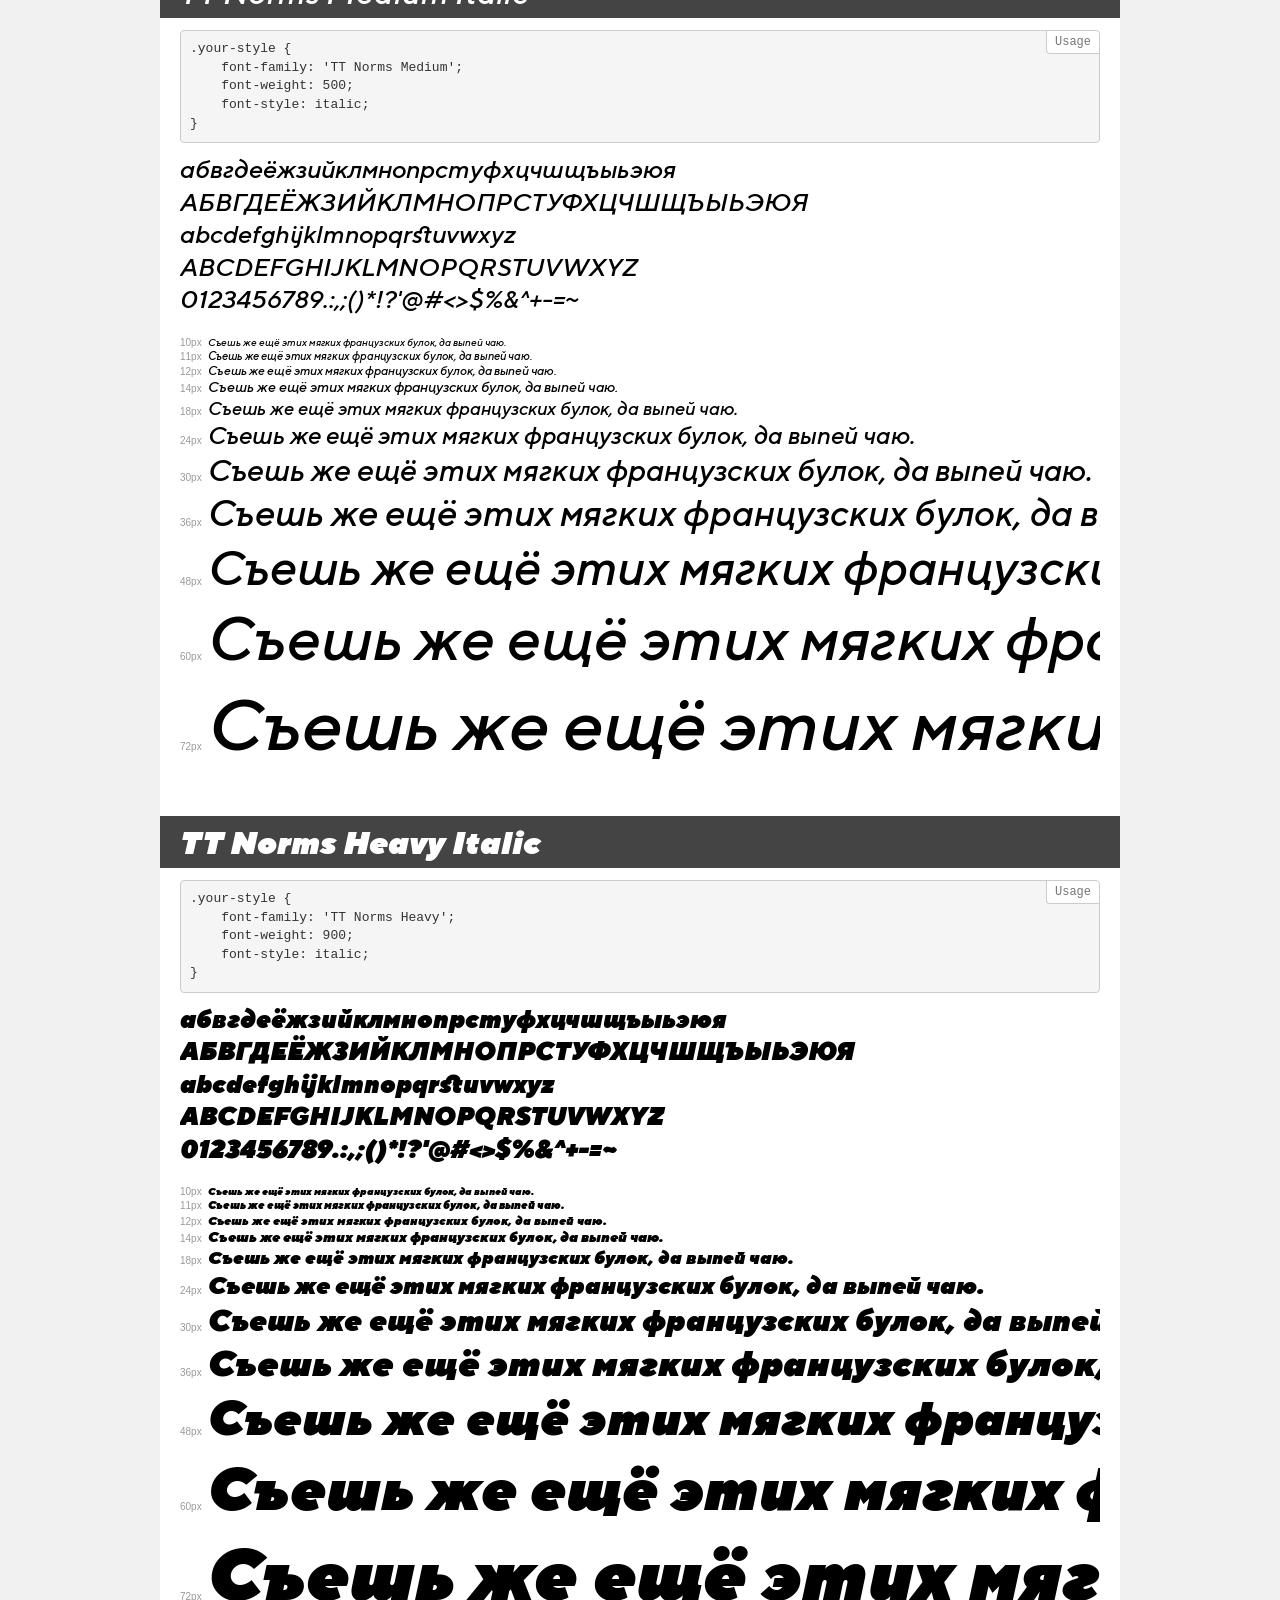
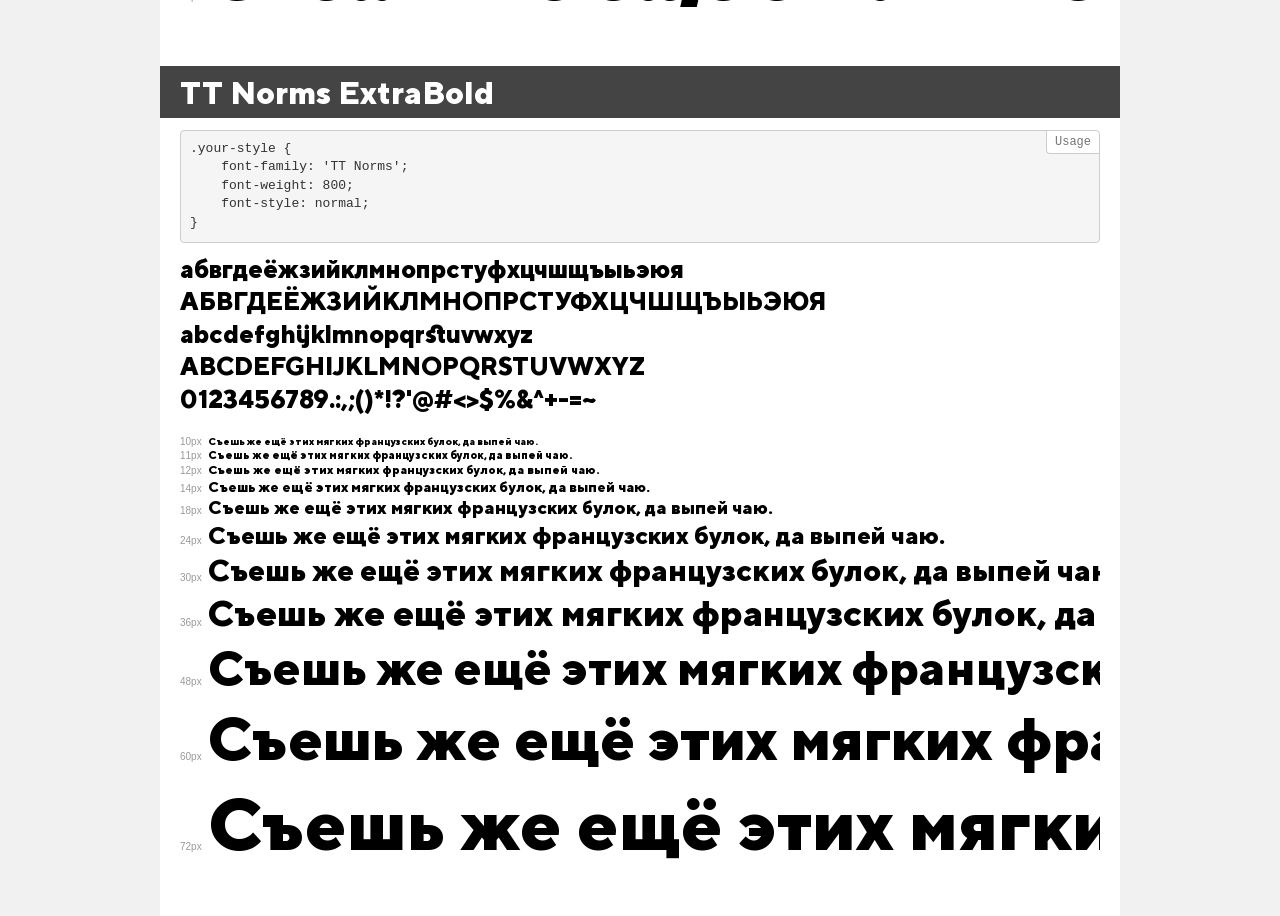
<file: app/fonts/Norms/demo.html>
<!DOCTYPE html>
<html>
<head>
    <meta charset="utf-8">
    <meta http-equiv="X-UA-Compatible" content="IE=edge">
    <meta name="viewport" content="width=device-width, initial-scale=1">
    <meta name="robots" content="noindex, noarchive">
    <title>Transfonter demo</title>
    <link href="stylesheet.css" rel="stylesheet">
    <style>
        /*
        http://meyerweb.com/eric/tools/css/reset/
        v2.0 | 20110126
        License: none (public domain)
        */
        html, body, div, span, applet, object, iframe,
        h1, h2, h3, h4, h5, h6, p, blockquote, pre,
        a, abbr, acronym, address, big, cite, code,
        del, dfn, em, img, ins, kbd, q, s, samp,
        small, strike, strong, sub, sup, tt, var,
        b, u, i, center,
        dl, dt, dd, ol, ul, li,
        fieldset, form, label, legend,
        table, caption, tbody, tfoot, thead, tr, th, td,
        article, aside, canvas, details, embed,
        figure, figcaption, footer, header, hgroup,
        menu, nav, output, ruby, section, summary,
        time, mark, audio, video {
            margin: 0;
            padding: 0;
            border: 0;
            font-size: 100%;
            font: inherit;
            vertical-align: baseline;
        }
        /* HTML5 display-role reset for older browsers */
        article, aside, details, figcaption, figure,
        footer, header, hgroup, menu, nav, section {
            display: block;
        }
        body {
            line-height: 1;
        }
        ol, ul {
            list-style: none;
        }
        blockquote, q {
            quotes: none;
        }
        blockquote:before, blockquote:after,
        q:before, q:after {
            content: '';
            content: none;
        }
        table {
            border-collapse: collapse;
            border-spacing: 0;
        }
        /* common styles */
        body {
            background: #f1f1f1;
            color: #000;
        }
        .page {
            background: #fff;
            width: 920px;
            margin: 0 auto;
            padding: 20px 20px 0 20px;
            overflow: hidden;
        }
        .font-container {
            overflow-x: auto;
            overflow-y: hidden;
            margin-bottom: 40px;
            line-height: 1.3;
            white-space: nowrap;
            padding-bottom: 5px;
        }
        h1 {
            position: relative;
            background: #444;
            font-size: 32px;
            color: #fff;
            padding: 10px 20px;
            margin: 0 -20px 12px -20px;
        }
        .letters {
            font-size: 25px;
            margin-bottom: 20px;
        }
        .s10:before {
            content: '10px';
        }
        .s11:before {
            content: '11px';
        }
        .s12:before {
            content: '12px';
        }
        .s14:before {
            content: '14px';
        }
        .s18:before {
            content: '18px';
        }
        .s24:before {
            content: '24px';
        }
        .s30:before {
            content: '30px';
        }
        .s36:before {
            content: '36px';
        }
        .s48:before {
            content: '48px';
        }
        .s60:before {
            content: '60px';
        }
        .s72:before {
            content: '72px';
        }
        .s10:before, .s11:before, .s12:before, .s14:before,
        .s18:before, .s24:before, .s30:before, .s36:before,
        .s48:before, .s60:before, .s72:before {
            font-family: Arial, sans-serif;
            font-size: 10px;
            font-weight: normal;
            font-style: normal;
            color: #999;
            padding-right: 6px;
        }
        pre {
            display: block;
            position: relative;
            padding: 9px;
            margin: 0 0 10px;
            font-family: Monaco, Menlo, Consolas, "Courier New", monospace !important;
            font-size: 13px;
            line-height: 1.428571429;
            color: #333;
            font-weight: normal !important;
            font-style: normal !important;
            background-color: #f5f5f5;
            border: 1px solid #ccc;
            overflow-x: auto;
            border-radius: 4px;
        }
        pre:after {
            display: block;
            position: absolute;
            right: 0;
            top: 0;
            content: 'Usage';
            line-height: 1;
            padding: 5px 8px;
            font-size: 12px;
            color: #767676;
            background-color: #fff;
            border: 1px solid #ccc;
            border-right: none;
            border-top: none;
            border-radius: 0 4px 0 4px;
            z-index: 10;
        }
        /* responsive */
        @media (max-width: 959px) {
            .page {
                width: auto;
                margin: 0;
            }
        }
    </style>
</head>
<body>
<div class="page">
    <div class="demo" style="font-family: 'TT Norms ExtraBold'; font-weight: 800; font-style: italic;">
        <h1>TT Norms ExtraBold Italic</h1>
        <pre>.your-style {
    font-family: 'TT Norms ExtraBold';
    font-weight: 800;
    font-style: italic;
}</pre>
        <div class="font-container">
            <p class="letters">
                абвгдеёжзийклмнопрстуфхцчшщъыьэюя<br>
АБВГДЕЁЖЗИЙКЛМНОПРСТУФХЦЧШЩЪЫЬЭЮЯ<br>
abcdefghijklmnopqrstuvwxyz<br>
ABCDEFGHIJKLMNOPQRSTUVWXYZ<br>
                0123456789.:,;()*!?'@#<>$%&^+-=~
            </p>
            <p class="s10" style="font-size: 10px;">Съешь же ещё этих мягких французских булок, да выпей чаю.</p>
            <p class="s11" style="font-size: 11px;">Съешь же ещё этих мягких французских булок, да выпей чаю.</p>
            <p class="s12" style="font-size: 12px;">Съешь же ещё этих мягких французских булок, да выпей чаю.</p>
            <p class="s14" style="font-size: 14px;">Съешь же ещё этих мягких французских булок, да выпей чаю.</p>
            <p class="s18" style="font-size: 18px;">Съешь же ещё этих мягких французских булок, да выпей чаю.</p>
            <p class="s24" style="font-size: 24px;">Съешь же ещё этих мягких французских булок, да выпей чаю.</p>
            <p class="s30" style="font-size: 30px;">Съешь же ещё этих мягких французских булок, да выпей чаю.</p>
            <p class="s36" style="font-size: 36px;">Съешь же ещё этих мягких французских булок, да выпей чаю.</p>
            <p class="s48" style="font-size: 48px;">Съешь же ещё этих мягких французских булок, да выпей чаю.</p>
            <p class="s60" style="font-size: 60px;">Съешь же ещё этих мягких французских булок, да выпей чаю.</p>
            <p class="s72" style="font-size: 72px;">Съешь же ещё этих мягких французских булок, да выпей чаю.</p>
        </div>
    </div>
    <div class="demo" style="font-family: 'TT Norms'; font-weight: bold; font-style: normal;">
        <h1>TT Norms Bold</h1>
        <pre>.your-style {
    font-family: 'TT Norms';
    font-weight: bold;
    font-style: normal;
}</pre>
        <div class="font-container">
            <p class="letters">
                абвгдеёжзийклмнопрстуфхцчшщъыьэюя<br>
АБВГДЕЁЖЗИЙКЛМНОПРСТУФХЦЧШЩЪЫЬЭЮЯ<br>
abcdefghijklmnopqrstuvwxyz<br>
ABCDEFGHIJKLMNOPQRSTUVWXYZ<br>
                0123456789.:,;()*!?'@#<>$%&^+-=~
            </p>
            <p class="s10" style="font-size: 10px;">Съешь же ещё этих мягких французских булок, да выпей чаю.</p>
            <p class="s11" style="font-size: 11px;">Съешь же ещё этих мягких французских булок, да выпей чаю.</p>
            <p class="s12" style="font-size: 12px;">Съешь же ещё этих мягких французских булок, да выпей чаю.</p>
            <p class="s14" style="font-size: 14px;">Съешь же ещё этих мягких французских булок, да выпей чаю.</p>
            <p class="s18" style="font-size: 18px;">Съешь же ещё этих мягких французских булок, да выпей чаю.</p>
            <p class="s24" style="font-size: 24px;">Съешь же ещё этих мягких французских булок, да выпей чаю.</p>
            <p class="s30" style="font-size: 30px;">Съешь же ещё этих мягких французских булок, да выпей чаю.</p>
            <p class="s36" style="font-size: 36px;">Съешь же ещё этих мягких французских булок, да выпей чаю.</p>
            <p class="s48" style="font-size: 48px;">Съешь же ещё этих мягких французских булок, да выпей чаю.</p>
            <p class="s60" style="font-size: 60px;">Съешь же ещё этих мягких французских булок, да выпей чаю.</p>
            <p class="s72" style="font-size: 72px;">Съешь же ещё этих мягких французских булок, да выпей чаю.</p>
        </div>
    </div>
    <div class="demo" style="font-family: 'TT Norms'; font-weight: 100; font-style: normal;">
        <h1>TT Norms Thin</h1>
        <pre>.your-style {
    font-family: 'TT Norms';
    font-weight: 100;
    font-style: normal;
}</pre>
        <div class="font-container">
            <p class="letters">
                абвгдеёжзийклмнопрстуфхцчшщъыьэюя<br>
АБВГДЕЁЖЗИЙКЛМНОПРСТУФХЦЧШЩЪЫЬЭЮЯ<br>
abcdefghijklmnopqrstuvwxyz<br>
ABCDEFGHIJKLMNOPQRSTUVWXYZ<br>
                0123456789.:,;()*!?'@#<>$%&^+-=~
            </p>
            <p class="s10" style="font-size: 10px;">Съешь же ещё этих мягких французских булок, да выпей чаю.</p>
            <p class="s11" style="font-size: 11px;">Съешь же ещё этих мягких французских булок, да выпей чаю.</p>
            <p class="s12" style="font-size: 12px;">Съешь же ещё этих мягких французских булок, да выпей чаю.</p>
            <p class="s14" style="font-size: 14px;">Съешь же ещё этих мягких французских булок, да выпей чаю.</p>
            <p class="s18" style="font-size: 18px;">Съешь же ещё этих мягких французских булок, да выпей чаю.</p>
            <p class="s24" style="font-size: 24px;">Съешь же ещё этих мягких французских булок, да выпей чаю.</p>
            <p class="s30" style="font-size: 30px;">Съешь же ещё этих мягких французских булок, да выпей чаю.</p>
            <p class="s36" style="font-size: 36px;">Съешь же ещё этих мягких французских булок, да выпей чаю.</p>
            <p class="s48" style="font-size: 48px;">Съешь же ещё этих мягких французских булок, да выпей чаю.</p>
            <p class="s60" style="font-size: 60px;">Съешь же ещё этих мягких французских булок, да выпей чаю.</p>
            <p class="s72" style="font-size: 72px;">Съешь же ещё этих мягких французских булок, да выпей чаю.</p>
        </div>
    </div>
    <div class="demo" style="font-family: 'TT Norms'; font-weight: normal; font-style: normal;">
        <h1>TT Norms Regular</h1>
        <pre>.your-style {
    font-family: 'TT Norms';
    font-weight: normal;
    font-style: normal;
}</pre>
        <div class="font-container">
            <p class="letters">
                абвгдеёжзийклмнопрстуфхцчшщъыьэюя<br>
АБВГДЕЁЖЗИЙКЛМНОПРСТУФХЦЧШЩЪЫЬЭЮЯ<br>
abcdefghijklmnopqrstuvwxyz<br>
ABCDEFGHIJKLMNOPQRSTUVWXYZ<br>
                0123456789.:,;()*!?'@#<>$%&^+-=~
            </p>
            <p class="s10" style="font-size: 10px;">Съешь же ещё этих мягких французских булок, да выпей чаю.</p>
            <p class="s11" style="font-size: 11px;">Съешь же ещё этих мягких французских булок, да выпей чаю.</p>
            <p class="s12" style="font-size: 12px;">Съешь же ещё этих мягких французских булок, да выпей чаю.</p>
            <p class="s14" style="font-size: 14px;">Съешь же ещё этих мягких французских булок, да выпей чаю.</p>
            <p class="s18" style="font-size: 18px;">Съешь же ещё этих мягких французских булок, да выпей чаю.</p>
            <p class="s24" style="font-size: 24px;">Съешь же ещё этих мягких французских булок, да выпей чаю.</p>
            <p class="s30" style="font-size: 30px;">Съешь же ещё этих мягких французских булок, да выпей чаю.</p>
            <p class="s36" style="font-size: 36px;">Съешь же ещё этих мягких французских булок, да выпей чаю.</p>
            <p class="s48" style="font-size: 48px;">Съешь же ещё этих мягких французских булок, да выпей чаю.</p>
            <p class="s60" style="font-size: 60px;">Съешь же ещё этих мягких французских булок, да выпей чаю.</p>
            <p class="s72" style="font-size: 72px;">Съешь же ещё этих мягких французских булок, да выпей чаю.</p>
        </div>
    </div>
    <div class="demo" style="font-family: 'TT Norms Thin'; font-weight: 100; font-style: italic;">
        <h1>TT Norms Thin Italic</h1>
        <pre>.your-style {
    font-family: 'TT Norms Thin';
    font-weight: 100;
    font-style: italic;
}</pre>
        <div class="font-container">
            <p class="letters">
                абвгдеёжзийклмнопрстуфхцчшщъыьэюя<br>
АБВГДЕЁЖЗИЙКЛМНОПРСТУФХЦЧШЩЪЫЬЭЮЯ<br>
abcdefghijklmnopqrstuvwxyz<br>
ABCDEFGHIJKLMNOPQRSTUVWXYZ<br>
                0123456789.:,;()*!?'@#<>$%&^+-=~
            </p>
            <p class="s10" style="font-size: 10px;">Съешь же ещё этих мягких французских булок, да выпей чаю.</p>
            <p class="s11" style="font-size: 11px;">Съешь же ещё этих мягких французских булок, да выпей чаю.</p>
            <p class="s12" style="font-size: 12px;">Съешь же ещё этих мягких французских булок, да выпей чаю.</p>
            <p class="s14" style="font-size: 14px;">Съешь же ещё этих мягких французских булок, да выпей чаю.</p>
            <p class="s18" style="font-size: 18px;">Съешь же ещё этих мягких французских булок, да выпей чаю.</p>
            <p class="s24" style="font-size: 24px;">Съешь же ещё этих мягких французских булок, да выпей чаю.</p>
            <p class="s30" style="font-size: 30px;">Съешь же ещё этих мягких французских булок, да выпей чаю.</p>
            <p class="s36" style="font-size: 36px;">Съешь же ещё этих мягких французских булок, да выпей чаю.</p>
            <p class="s48" style="font-size: 48px;">Съешь же ещё этих мягких французских булок, да выпей чаю.</p>
            <p class="s60" style="font-size: 60px;">Съешь же ещё этих мягких французских булок, да выпей чаю.</p>
            <p class="s72" style="font-size: 72px;">Съешь же ещё этих мягких французских булок, да выпей чаю.</p>
        </div>
    </div>
    <div class="demo" style="font-family: 'TT Norms'; font-weight: normal; font-style: italic;">
        <h1>TT Norms Italic</h1>
        <pre>.your-style {
    font-family: 'TT Norms';
    font-weight: normal;
    font-style: italic;
}</pre>
        <div class="font-container">
            <p class="letters">
                абвгдеёжзийклмнопрстуфхцчшщъыьэюя<br>
АБВГДЕЁЖЗИЙКЛМНОПРСТУФХЦЧШЩЪЫЬЭЮЯ<br>
abcdefghijklmnopqrstuvwxyz<br>
ABCDEFGHIJKLMNOPQRSTUVWXYZ<br>
                0123456789.:,;()*!?'@#<>$%&^+-=~
            </p>
            <p class="s10" style="font-size: 10px;">Съешь же ещё этих мягких французских булок, да выпей чаю.</p>
            <p class="s11" style="font-size: 11px;">Съешь же ещё этих мягких французских булок, да выпей чаю.</p>
            <p class="s12" style="font-size: 12px;">Съешь же ещё этих мягких французских булок, да выпей чаю.</p>
            <p class="s14" style="font-size: 14px;">Съешь же ещё этих мягких французских булок, да выпей чаю.</p>
            <p class="s18" style="font-size: 18px;">Съешь же ещё этих мягких французских булок, да выпей чаю.</p>
            <p class="s24" style="font-size: 24px;">Съешь же ещё этих мягких французских булок, да выпей чаю.</p>
            <p class="s30" style="font-size: 30px;">Съешь же ещё этих мягких французских булок, да выпей чаю.</p>
            <p class="s36" style="font-size: 36px;">Съешь же ещё этих мягких французских булок, да выпей чаю.</p>
            <p class="s48" style="font-size: 48px;">Съешь же ещё этих мягких французских булок, да выпей чаю.</p>
            <p class="s60" style="font-size: 60px;">Съешь же ещё этих мягких французских булок, да выпей чаю.</p>
            <p class="s72" style="font-size: 72px;">Съешь же ещё этих мягких французских булок, да выпей чаю.</p>
        </div>
    </div>
    <div class="demo" style="font-family: 'TT Norms'; font-weight: 900; font-style: normal;">
        <h1>TT Norms Heavy</h1>
        <pre>.your-style {
    font-family: 'TT Norms';
    font-weight: 900;
    font-style: normal;
}</pre>
        <div class="font-container">
            <p class="letters">
                абвгдеёжзийклмнопрстуфхцчшщъыьэюя<br>
АБВГДЕЁЖЗИЙКЛМНОПРСТУФХЦЧШЩЪЫЬЭЮЯ<br>
abcdefghijklmnopqrstuvwxyz<br>
ABCDEFGHIJKLMNOPQRSTUVWXYZ<br>
                0123456789.:,;()*!?'@#<>$%&^+-=~
            </p>
            <p class="s10" style="font-size: 10px;">Съешь же ещё этих мягких французских булок, да выпей чаю.</p>
            <p class="s11" style="font-size: 11px;">Съешь же ещё этих мягких французских булок, да выпей чаю.</p>
            <p class="s12" style="font-size: 12px;">Съешь же ещё этих мягких французских булок, да выпей чаю.</p>
            <p class="s14" style="font-size: 14px;">Съешь же ещё этих мягких французских булок, да выпей чаю.</p>
            <p class="s18" style="font-size: 18px;">Съешь же ещё этих мягких французских булок, да выпей чаю.</p>
            <p class="s24" style="font-size: 24px;">Съешь же ещё этих мягких французских булок, да выпей чаю.</p>
            <p class="s30" style="font-size: 30px;">Съешь же ещё этих мягких французских булок, да выпей чаю.</p>
            <p class="s36" style="font-size: 36px;">Съешь же ещё этих мягких французских булок, да выпей чаю.</p>
            <p class="s48" style="font-size: 48px;">Съешь же ещё этих мягких французских булок, да выпей чаю.</p>
            <p class="s60" style="font-size: 60px;">Съешь же ещё этих мягких французских булок, да выпей чаю.</p>
            <p class="s72" style="font-size: 72px;">Съешь же ещё этих мягких французских булок, да выпей чаю.</p>
        </div>
    </div>
    <div class="demo" style="font-family: 'TT Norms'; font-weight: 300; font-style: normal;">
        <h1>TT Norms Light</h1>
        <pre>.your-style {
    font-family: 'TT Norms';
    font-weight: 300;
    font-style: normal;
}</pre>
        <div class="font-container">
            <p class="letters">
                абвгдеёжзийклмнопрстуфхцчшщъыьэюя<br>
АБВГДЕЁЖЗИЙКЛМНОПРСТУФХЦЧШЩЪЫЬЭЮЯ<br>
abcdefghijklmnopqrstuvwxyz<br>
ABCDEFGHIJKLMNOPQRSTUVWXYZ<br>
                0123456789.:,;()*!?'@#<>$%&^+-=~
            </p>
            <p class="s10" style="font-size: 10px;">Съешь же ещё этих мягких французских булок, да выпей чаю.</p>
            <p class="s11" style="font-size: 11px;">Съешь же ещё этих мягких французских булок, да выпей чаю.</p>
            <p class="s12" style="font-size: 12px;">Съешь же ещё этих мягких французских булок, да выпей чаю.</p>
            <p class="s14" style="font-size: 14px;">Съешь же ещё этих мягких французских булок, да выпей чаю.</p>
            <p class="s18" style="font-size: 18px;">Съешь же ещё этих мягких французских булок, да выпей чаю.</p>
            <p class="s24" style="font-size: 24px;">Съешь же ещё этих мягких французских булок, да выпей чаю.</p>
            <p class="s30" style="font-size: 30px;">Съешь же ещё этих мягких французских булок, да выпей чаю.</p>
            <p class="s36" style="font-size: 36px;">Съешь же ещё этих мягких французских булок, да выпей чаю.</p>
            <p class="s48" style="font-size: 48px;">Съешь же ещё этих мягких французских булок, да выпей чаю.</p>
            <p class="s60" style="font-size: 60px;">Съешь же ещё этих мягких французских булок, да выпей чаю.</p>
            <p class="s72" style="font-size: 72px;">Съешь же ещё этих мягких французских булок, да выпей чаю.</p>
        </div>
    </div>
    <div class="demo" style="font-family: 'TT Norms Black'; font-weight: 900; font-style: italic;">
        <h1>TT Norms Black Italic</h1>
        <pre>.your-style {
    font-family: 'TT Norms Black';
    font-weight: 900;
    font-style: italic;
}</pre>
        <div class="font-container">
            <p class="letters">
                абвгдеёжзийклмнопрстуфхцчшщъыьэюя<br>
АБВГДЕЁЖЗИЙКЛМНОПРСТУФХЦЧШЩЪЫЬЭЮЯ<br>
abcdefghijklmnopqrstuvwxyz<br>
ABCDEFGHIJKLMNOPQRSTUVWXYZ<br>
                0123456789.:,;()*!?'@#<>$%&^+-=~
            </p>
            <p class="s10" style="font-size: 10px;">Съешь же ещё этих мягких французских булок, да выпей чаю.</p>
            <p class="s11" style="font-size: 11px;">Съешь же ещё этих мягких французских булок, да выпей чаю.</p>
            <p class="s12" style="font-size: 12px;">Съешь же ещё этих мягких французских булок, да выпей чаю.</p>
            <p class="s14" style="font-size: 14px;">Съешь же ещё этих мягких французских булок, да выпей чаю.</p>
            <p class="s18" style="font-size: 18px;">Съешь же ещё этих мягких французских булок, да выпей чаю.</p>
            <p class="s24" style="font-size: 24px;">Съешь же ещё этих мягких французских булок, да выпей чаю.</p>
            <p class="s30" style="font-size: 30px;">Съешь же ещё этих мягких французских булок, да выпей чаю.</p>
            <p class="s36" style="font-size: 36px;">Съешь же ещё этих мягких французских булок, да выпей чаю.</p>
            <p class="s48" style="font-size: 48px;">Съешь же ещё этих мягких французских булок, да выпей чаю.</p>
            <p class="s60" style="font-size: 60px;">Съешь же ещё этих мягких французских булок, да выпей чаю.</p>
            <p class="s72" style="font-size: 72px;">Съешь же ещё этих мягких французских булок, да выпей чаю.</p>
        </div>
    </div>
    <div class="demo" style="font-family: 'TT Norms'; font-weight: 200; font-style: normal;">
        <h1>TT Norms ExtraLight</h1>
        <pre>.your-style {
    font-family: 'TT Norms';
    font-weight: 200;
    font-style: normal;
}</pre>
        <div class="font-container">
            <p class="letters">
                абвгдеёжзийклмнопрстуфхцчшщъыьэюя<br>
АБВГДЕЁЖЗИЙКЛМНОПРСТУФХЦЧШЩЪЫЬЭЮЯ<br>
abcdefghijklmnopqrstuvwxyz<br>
ABCDEFGHIJKLMNOPQRSTUVWXYZ<br>
                0123456789.:,;()*!?'@#<>$%&^+-=~
            </p>
            <p class="s10" style="font-size: 10px;">Съешь же ещё этих мягких французских булок, да выпей чаю.</p>
            <p class="s11" style="font-size: 11px;">Съешь же ещё этих мягких французских булок, да выпей чаю.</p>
            <p class="s12" style="font-size: 12px;">Съешь же ещё этих мягких французских булок, да выпей чаю.</p>
            <p class="s14" style="font-size: 14px;">Съешь же ещё этих мягких французских булок, да выпей чаю.</p>
            <p class="s18" style="font-size: 18px;">Съешь же ещё этих мягких французских булок, да выпей чаю.</p>
            <p class="s24" style="font-size: 24px;">Съешь же ещё этих мягких французских булок, да выпей чаю.</p>
            <p class="s30" style="font-size: 30px;">Съешь же ещё этих мягких французских булок, да выпей чаю.</p>
            <p class="s36" style="font-size: 36px;">Съешь же ещё этих мягких французских булок, да выпей чаю.</p>
            <p class="s48" style="font-size: 48px;">Съешь же ещё этих мягких французских булок, да выпей чаю.</p>
            <p class="s60" style="font-size: 60px;">Съешь же ещё этих мягких французских булок, да выпей чаю.</p>
            <p class="s72" style="font-size: 72px;">Съешь же ещё этих мягких французских булок, да выпей чаю.</p>
        </div>
    </div>
    <div class="demo" style="font-family: 'TT Norms Light'; font-weight: 300; font-style: italic;">
        <h1>TT Norms Light Italic</h1>
        <pre>.your-style {
    font-family: 'TT Norms Light';
    font-weight: 300;
    font-style: italic;
}</pre>
        <div class="font-container">
            <p class="letters">
                абвгдеёжзийклмнопрстуфхцчшщъыьэюя<br>
АБВГДЕЁЖЗИЙКЛМНОПРСТУФХЦЧШЩЪЫЬЭЮЯ<br>
abcdefghijklmnopqrstuvwxyz<br>
ABCDEFGHIJKLMNOPQRSTUVWXYZ<br>
                0123456789.:,;()*!?'@#<>$%&^+-=~
            </p>
            <p class="s10" style="font-size: 10px;">Съешь же ещё этих мягких французских булок, да выпей чаю.</p>
            <p class="s11" style="font-size: 11px;">Съешь же ещё этих мягких французских булок, да выпей чаю.</p>
            <p class="s12" style="font-size: 12px;">Съешь же ещё этих мягких французских булок, да выпей чаю.</p>
            <p class="s14" style="font-size: 14px;">Съешь же ещё этих мягких французских булок, да выпей чаю.</p>
            <p class="s18" style="font-size: 18px;">Съешь же ещё этих мягких французских булок, да выпей чаю.</p>
            <p class="s24" style="font-size: 24px;">Съешь же ещё этих мягких французских булок, да выпей чаю.</p>
            <p class="s30" style="font-size: 30px;">Съешь же ещё этих мягких французских булок, да выпей чаю.</p>
            <p class="s36" style="font-size: 36px;">Съешь же ещё этих мягких французских булок, да выпей чаю.</p>
            <p class="s48" style="font-size: 48px;">Съешь же ещё этих мягких французских булок, да выпей чаю.</p>
            <p class="s60" style="font-size: 60px;">Съешь же ещё этих мягких французских булок, да выпей чаю.</p>
            <p class="s72" style="font-size: 72px;">Съешь же ещё этих мягких французских булок, да выпей чаю.</p>
        </div>
    </div>
    <div class="demo" style="font-family: 'TT Norms ExtraLight'; font-weight: 200; font-style: italic;">
        <h1>TT Norms ExtraLight Italic</h1>
        <pre>.your-style {
    font-family: 'TT Norms ExtraLight';
    font-weight: 200;
    font-style: italic;
}</pre>
        <div class="font-container">
            <p class="letters">
                абвгдеёжзийклмнопрстуфхцчшщъыьэюя<br>
АБВГДЕЁЖЗИЙКЛМНОПРСТУФХЦЧШЩЪЫЬЭЮЯ<br>
abcdefghijklmnopqrstuvwxyz<br>
ABCDEFGHIJKLMNOPQRSTUVWXYZ<br>
                0123456789.:,;()*!?'@#<>$%&^+-=~
            </p>
            <p class="s10" style="font-size: 10px;">Съешь же ещё этих мягких французских булок, да выпей чаю.</p>
            <p class="s11" style="font-size: 11px;">Съешь же ещё этих мягких французских булок, да выпей чаю.</p>
            <p class="s12" style="font-size: 12px;">Съешь же ещё этих мягких французских булок, да выпей чаю.</p>
            <p class="s14" style="font-size: 14px;">Съешь же ещё этих мягких французских булок, да выпей чаю.</p>
            <p class="s18" style="font-size: 18px;">Съешь же ещё этих мягких французских булок, да выпей чаю.</p>
            <p class="s24" style="font-size: 24px;">Съешь же ещё этих мягких французских булок, да выпей чаю.</p>
            <p class="s30" style="font-size: 30px;">Съешь же ещё этих мягких французских булок, да выпей чаю.</p>
            <p class="s36" style="font-size: 36px;">Съешь же ещё этих мягких французских булок, да выпей чаю.</p>
            <p class="s48" style="font-size: 48px;">Съешь же ещё этих мягких французских булок, да выпей чаю.</p>
            <p class="s60" style="font-size: 60px;">Съешь же ещё этих мягких французских булок, да выпей чаю.</p>
            <p class="s72" style="font-size: 72px;">Съешь же ещё этих мягких французских булок, да выпей чаю.</p>
        </div>
    </div>
    <div class="demo" style="font-family: 'TT Norms Bold'; font-weight: bold; font-style: italic;">
        <h1>TT Norms Bold Italic</h1>
        <pre>.your-style {
    font-family: 'TT Norms Bold';
    font-weight: bold;
    font-style: italic;
}</pre>
        <div class="font-container">
            <p class="letters">
                абвгдеёжзийклмнопрстуфхцчшщъыьэюя<br>
АБВГДЕЁЖЗИЙКЛМНОПРСТУФХЦЧШЩЪЫЬЭЮЯ<br>
abcdefghijklmnopqrstuvwxyz<br>
ABCDEFGHIJKLMNOPQRSTUVWXYZ<br>
                0123456789.:,;()*!?'@#<>$%&^+-=~
            </p>
            <p class="s10" style="font-size: 10px;">Съешь же ещё этих мягких французских булок, да выпей чаю.</p>
            <p class="s11" style="font-size: 11px;">Съешь же ещё этих мягких французских булок, да выпей чаю.</p>
            <p class="s12" style="font-size: 12px;">Съешь же ещё этих мягких французских булок, да выпей чаю.</p>
            <p class="s14" style="font-size: 14px;">Съешь же ещё этих мягких французских булок, да выпей чаю.</p>
            <p class="s18" style="font-size: 18px;">Съешь же ещё этих мягких французских булок, да выпей чаю.</p>
            <p class="s24" style="font-size: 24px;">Съешь же ещё этих мягких французских булок, да выпей чаю.</p>
            <p class="s30" style="font-size: 30px;">Съешь же ещё этих мягких французских булок, да выпей чаю.</p>
            <p class="s36" style="font-size: 36px;">Съешь же ещё этих мягких французских булок, да выпей чаю.</p>
            <p class="s48" style="font-size: 48px;">Съешь же ещё этих мягких французских булок, да выпей чаю.</p>
            <p class="s60" style="font-size: 60px;">Съешь же ещё этих мягких французских булок, да выпей чаю.</p>
            <p class="s72" style="font-size: 72px;">Съешь же ещё этих мягких французских булок, да выпей чаю.</p>
        </div>
    </div>
    <div class="demo" style="font-family: 'TT Norms'; font-weight: 500; font-style: normal;">
        <h1>TT Norms Medium</h1>
        <pre>.your-style {
    font-family: 'TT Norms';
    font-weight: 500;
    font-style: normal;
}</pre>
        <div class="font-container">
            <p class="letters">
                абвгдеёжзийклмнопрстуфхцчшщъыьэюя<br>
АБВГДЕЁЖЗИЙКЛМНОПРСТУФХЦЧШЩЪЫЬЭЮЯ<br>
abcdefghijklmnopqrstuvwxyz<br>
ABCDEFGHIJKLMNOPQRSTUVWXYZ<br>
                0123456789.:,;()*!?'@#<>$%&^+-=~
            </p>
            <p class="s10" style="font-size: 10px;">Съешь же ещё этих мягких французских булок, да выпей чаю.</p>
            <p class="s11" style="font-size: 11px;">Съешь же ещё этих мягких французских булок, да выпей чаю.</p>
            <p class="s12" style="font-size: 12px;">Съешь же ещё этих мягких французских булок, да выпей чаю.</p>
            <p class="s14" style="font-size: 14px;">Съешь же ещё этих мягких французских булок, да выпей чаю.</p>
            <p class="s18" style="font-size: 18px;">Съешь же ещё этих мягких французских булок, да выпей чаю.</p>
            <p class="s24" style="font-size: 24px;">Съешь же ещё этих мягких французских булок, да выпей чаю.</p>
            <p class="s30" style="font-size: 30px;">Съешь же ещё этих мягких французских булок, да выпей чаю.</p>
            <p class="s36" style="font-size: 36px;">Съешь же ещё этих мягких французских булок, да выпей чаю.</p>
            <p class="s48" style="font-size: 48px;">Съешь же ещё этих мягких французских булок, да выпей чаю.</p>
            <p class="s60" style="font-size: 60px;">Съешь же ещё этих мягких французских булок, да выпей чаю.</p>
            <p class="s72" style="font-size: 72px;">Съешь же ещё этих мягких французских булок, да выпей чаю.</p>
        </div>
    </div>
    <div class="demo" style="font-family: 'TT Norms'; font-weight: 900; font-style: normal;">
        <h1>TT Norms Black</h1>
        <pre>.your-style {
    font-family: 'TT Norms';
    font-weight: 900;
    font-style: normal;
}</pre>
        <div class="font-container">
            <p class="letters">
                абвгдеёжзийклмнопрстуфхцчшщъыьэюя<br>
АБВГДЕЁЖЗИЙКЛМНОПРСТУФХЦЧШЩЪЫЬЭЮЯ<br>
abcdefghijklmnopqrstuvwxyz<br>
ABCDEFGHIJKLMNOPQRSTUVWXYZ<br>
                0123456789.:,;()*!?'@#<>$%&^+-=~
            </p>
            <p class="s10" style="font-size: 10px;">Съешь же ещё этих мягких французских булок, да выпей чаю.</p>
            <p class="s11" style="font-size: 11px;">Съешь же ещё этих мягких французских булок, да выпей чаю.</p>
            <p class="s12" style="font-size: 12px;">Съешь же ещё этих мягких французских булок, да выпей чаю.</p>
            <p class="s14" style="font-size: 14px;">Съешь же ещё этих мягких французских булок, да выпей чаю.</p>
            <p class="s18" style="font-size: 18px;">Съешь же ещё этих мягких французских булок, да выпей чаю.</p>
            <p class="s24" style="font-size: 24px;">Съешь же ещё этих мягких французских булок, да выпей чаю.</p>
            <p class="s30" style="font-size: 30px;">Съешь же ещё этих мягких французских булок, да выпей чаю.</p>
            <p class="s36" style="font-size: 36px;">Съешь же ещё этих мягких французских булок, да выпей чаю.</p>
            <p class="s48" style="font-size: 48px;">Съешь же ещё этих мягких французских булок, да выпей чаю.</p>
            <p class="s60" style="font-size: 60px;">Съешь же ещё этих мягких французских булок, да выпей чаю.</p>
            <p class="s72" style="font-size: 72px;">Съешь же ещё этих мягких французских булок, да выпей чаю.</p>
        </div>
    </div>
    <div class="demo" style="font-family: 'TT Norms Medium'; font-weight: 500; font-style: italic;">
        <h1>TT Norms Medium Italic</h1>
        <pre>.your-style {
    font-family: 'TT Norms Medium';
    font-weight: 500;
    font-style: italic;
}</pre>
        <div class="font-container">
            <p class="letters">
                абвгдеёжзийклмнопрстуфхцчшщъыьэюя<br>
АБВГДЕЁЖЗИЙКЛМНОПРСТУФХЦЧШЩЪЫЬЭЮЯ<br>
abcdefghijklmnopqrstuvwxyz<br>
ABCDEFGHIJKLMNOPQRSTUVWXYZ<br>
                0123456789.:,;()*!?'@#<>$%&^+-=~
            </p>
            <p class="s10" style="font-size: 10px;">Съешь же ещё этих мягких французских булок, да выпей чаю.</p>
            <p class="s11" style="font-size: 11px;">Съешь же ещё этих мягких французских булок, да выпей чаю.</p>
            <p class="s12" style="font-size: 12px;">Съешь же ещё этих мягких французских булок, да выпей чаю.</p>
            <p class="s14" style="font-size: 14px;">Съешь же ещё этих мягких французских булок, да выпей чаю.</p>
            <p class="s18" style="font-size: 18px;">Съешь же ещё этих мягких французских булок, да выпей чаю.</p>
            <p class="s24" style="font-size: 24px;">Съешь же ещё этих мягких французских булок, да выпей чаю.</p>
            <p class="s30" style="font-size: 30px;">Съешь же ещё этих мягких французских булок, да выпей чаю.</p>
            <p class="s36" style="font-size: 36px;">Съешь же ещё этих мягких французских булок, да выпей чаю.</p>
            <p class="s48" style="font-size: 48px;">Съешь же ещё этих мягких французских булок, да выпей чаю.</p>
            <p class="s60" style="font-size: 60px;">Съешь же ещё этих мягких французских булок, да выпей чаю.</p>
            <p class="s72" style="font-size: 72px;">Съешь же ещё этих мягких французских булок, да выпей чаю.</p>
        </div>
    </div>
    <div class="demo" style="font-family: 'TT Norms Heavy'; font-weight: 900; font-style: italic;">
        <h1>TT Norms Heavy Italic</h1>
        <pre>.your-style {
    font-family: 'TT Norms Heavy';
    font-weight: 900;
    font-style: italic;
}</pre>
        <div class="font-container">
            <p class="letters">
                абвгдеёжзийклмнопрстуфхцчшщъыьэюя<br>
АБВГДЕЁЖЗИЙКЛМНОПРСТУФХЦЧШЩЪЫЬЭЮЯ<br>
abcdefghijklmnopqrstuvwxyz<br>
ABCDEFGHIJKLMNOPQRSTUVWXYZ<br>
                0123456789.:,;()*!?'@#<>$%&^+-=~
            </p>
            <p class="s10" style="font-size: 10px;">Съешь же ещё этих мягких французских булок, да выпей чаю.</p>
            <p class="s11" style="font-size: 11px;">Съешь же ещё этих мягких французских булок, да выпей чаю.</p>
            <p class="s12" style="font-size: 12px;">Съешь же ещё этих мягких французских булок, да выпей чаю.</p>
            <p class="s14" style="font-size: 14px;">Съешь же ещё этих мягких французских булок, да выпей чаю.</p>
            <p class="s18" style="font-size: 18px;">Съешь же ещё этих мягких французских булок, да выпей чаю.</p>
            <p class="s24" style="font-size: 24px;">Съешь же ещё этих мягких французских булок, да выпей чаю.</p>
            <p class="s30" style="font-size: 30px;">Съешь же ещё этих мягких французских булок, да выпей чаю.</p>
            <p class="s36" style="font-size: 36px;">Съешь же ещё этих мягких французских булок, да выпей чаю.</p>
            <p class="s48" style="font-size: 48px;">Съешь же ещё этих мягких французских булок, да выпей чаю.</p>
            <p class="s60" style="font-size: 60px;">Съешь же ещё этих мягких французских булок, да выпей чаю.</p>
            <p class="s72" style="font-size: 72px;">Съешь же ещё этих мягких французских булок, да выпей чаю.</p>
        </div>
    </div>
    <div class="demo" style="font-family: 'TT Norms'; font-weight: 800; font-style: normal;">
        <h1>TT Norms ExtraBold</h1>
        <pre>.your-style {
    font-family: 'TT Norms';
    font-weight: 800;
    font-style: normal;
}</pre>
        <div class="font-container">
            <p class="letters">
                абвгдеёжзийклмнопрстуфхцчшщъыьэюя<br>
АБВГДЕЁЖЗИЙКЛМНОПРСТУФХЦЧШЩЪЫЬЭЮЯ<br>
abcdefghijklmnopqrstuvwxyz<br>
ABCDEFGHIJKLMNOPQRSTUVWXYZ<br>
                0123456789.:,;()*!?'@#<>$%&^+-=~
            </p>
            <p class="s10" style="font-size: 10px;">Съешь же ещё этих мягких французских булок, да выпей чаю.</p>
            <p class="s11" style="font-size: 11px;">Съешь же ещё этих мягких французских булок, да выпей чаю.</p>
            <p class="s12" style="font-size: 12px;">Съешь же ещё этих мягких французских булок, да выпей чаю.</p>
            <p class="s14" style="font-size: 14px;">Съешь же ещё этих мягких французских булок, да выпей чаю.</p>
            <p class="s18" style="font-size: 18px;">Съешь же ещё этих мягких французских булок, да выпей чаю.</p>
            <p class="s24" style="font-size: 24px;">Съешь же ещё этих мягких французских булок, да выпей чаю.</p>
            <p class="s30" style="font-size: 30px;">Съешь же ещё этих мягких французских булок, да выпей чаю.</p>
            <p class="s36" style="font-size: 36px;">Съешь же ещё этих мягких французских булок, да выпей чаю.</p>
            <p class="s48" style="font-size: 48px;">Съешь же ещё этих мягких французских булок, да выпей чаю.</p>
            <p class="s60" style="font-size: 60px;">Съешь же ещё этих мягких французских булок, да выпей чаю.</p>
            <p class="s72" style="font-size: 72px;">Съешь же ещё этих мягких французских булок, да выпей чаю.</p>
        </div>
    </div>
</div>
</body>
</html>
</file>
<file: docs/css/main.css>
*{margin:0;padding:0;box-sizing:border-box}img{vertical-align:top}@font-face{font-family:Roboto;src:url(../fonts/Roboto/Roboto-Regular.ttf) format("truetype")}@font-face{font-family:"TT Norms";src:url(../fonts/Norms/TTNorms-Regular.ttf) format("truetype")}@font-face{font-family:"TT Norms";src:url(../fonts/icomoon.eot?7s5x02);src:url("../fonts/Norms/TTNorms-Regular.ttf #iefix") format("embedded-opentype"),url(../fonts/Norms/TTNorms-Regular.ttf) format("woff2"),url(../fonts/Norms/TTNorms-Regular.ttf) format("truetype"),url(../fonts/Norms/TTNorms-Regular.ttf) format("woff");font-weight:400;font-style:normal;font-display:block}@font-face{font-family:"TT Norms";src:url(../fonts/icomoon.eot?7s5x02);src:url("../fonts/Norms/TTNorms-Bold.ttf #iefix") format("embedded-opentype"),url(../fonts/Norms/TTNorms-Bold.ttf) format("woff2"),url(../fonts/Norms/TTNorms-Bold.ttf) format("truetype"),url(../fonts/Norms/TTNorms-Bold.ttf) format("woff");font-weight:700;font-style:normal;font-display:block}@font-face{font-family:"TT Norms";src:url(../fonts/icomoon.eot?7s5x02);src:url("../fonts/Norms/TTNorms-Medium.ttf #iefix") format("embedded-opentype"),url(../fonts/Norms/TTNorms-Medium.ttf) format("woff2"),url(../fonts/Norms/TTNorms-Medium.ttf) format("truetype"),url(../fonts/Norms/TTNorms-Medium.ttf) format("woff");font-weight:500;font-style:normal;font-display:block}.test{font-family:Roboto,Arial,Helvetica,Oswald,sans-serif;background-color:#ff55;height:100vh;display:grid;grid-auto-rows:min-content 1fr min-content;text-align:center;text-transform:uppercase;font-size:24px}.test header{padding:20px;background-color:#4ed19a}.test footer{padding:20px;background-color:#fdce93}.test__img{max-width:100%;height:100%;object-fit:cover}.test__pic{background:url(../img/mentor.jpg) center center/cover no-repeat}.test__content{display:grid;grid-template-columns:repeat(2,1fr);grid-gap:20px}.header{background-color:#0d0d0d;position:relative}.header::after{background:url(../img/header/background2.png) left 26% center/cover no-repeat;position:absolute;content:" ";top:-72px;left:0;height:2368px;width:100%}.header__container{display:flex;align-items:center;justify-content:space-between}.header__logo{margin-left:65px;align-self:self-start;padding-top:21px}.header__select{margin-right:229px;margin-left:118px;background-color:transparent;border:none;color:#fff;font:500 18px/21px "TT Norms",Arial,sans-serif;align-self:start;margin-top:27px}.header__option{background-color:transparent;color:#fff}.header__nav{flex-grow:1}.header__wrap{position:relative}.header__burger{display:none}.header__button{max-width:390px;margin-left:143px;position:relative;display:flex}.header__button::after{position:absolute;content:" ";background:url(../img/header/line.svg) no-repeat;right:76px;bottom:30px;width:92px;height:6px}.header__container-center{min-height:1144px;position:relative}.header__title1{position:absolute;top:14%;color:#fff;font:700 268px/416px "TT Norms",Arial,sans-serif;left:22%;z-index:10}.header__dot{font:700 268px/416px "TT Norms",Arial,sans-serif;color:#bfa372}.header__title2{position:absolute;top:36%;color:#fff;font:700 268px/416px "TT Norms",Arial,sans-serif;right:22%;z-index:10}.header__title3{position:absolute;top:60%;color:#fff;font:700 268px/416px "TT Norms",Arial,sans-serif;left:40%;z-index:10}.header__transparant{font:700 268px/416px "TT Norms",Arial,sans-serif;color:transparent;-webkit-text-stroke:1px #fff}.header__subtitle{font:400 12px/14px "TT Norms",Arial,sans-serif;color:#fff;position:absolute;top:10%;left:-13px;transform:rotate(-90deg);letter-spacing:.1em}.header__img{width:100%;display:block}.logo__img{display:block}.container{min-width:320px;max-width:2560px;margin-left:auto;margin-right:auto}.nav__list{display:flex;align-items:center;justify-content:space-between;width:100%}.nav__item:nth-child(1){margin-right:auto}.nav__item:nth-child(2){margin-left:auto}.nav__item:nth-child(3){width:15%;margin-left:148px}.nav__item:nth-child(4){margin-left:auto}.nav__link{font:400 24px/28px "TT Norms",Arial,sans-serif;color:#fff;text-decoration:none}.title{font:400 48px/57px "TT Norms",Arial,sans-serif;color:#fff}.title--color{font:400 48px/57px "TT Norms",Arial,sans-serif;color:#181717}.title--big{font:400 85px/132px "TT Norms",Arial,sans-serif;color:#fff}.button{cursor:pointer;display:inline-block;vertical-align:top;border:none;transition:.2s ease-out;color:#fff;background-color:#1d1c1c;width:100%;text-decoration:none;letter-spacing:.38em;padding:44px 10px 50px;text-align:center}.button__color{color:#bfa372;display:inline-block}.info{background-color:#fff;position:relative}.info__container{display:flex;align-items:center;justify-content:space-between;padding:204px 456px 240px 308px}.info__logo{width:464px;height:91px;display:block;object-fit:cover;margin-bottom:42px}.info__title{font:400 45px/53px "TT Norms",Arial,sans-serif;color:#181717;margin-bottom:85px}.info__subtitle{font:400 28px/44px "TT Norms",Arial,sans-serif;color:#181717;max-width:862px;margin-bottom:115px}.info__wrap-img{padding-top:40px}.presentation{background:url(../img/presentation/background.jpg) center center/cover no-repeat}.presentation__container{position:relative;padding-top:356px;padding-bottom:339px}.presentation__title{letter-spacing:1.56em;font:400 24px/28px "TT Norms",Arial,sans-serif;color:#bfa372;text-align:center;position:relative;z-index:10;margin-bottom:64px}.presentation__title::after{position:absolute;content:" ";left:39%;bottom:-50px;width:552px;height:20px;background:url(../img/presentation/arrow.svg) no-repeat}.presentation__subtitle{letter-spacing:2.72em;font:700 46px/55px "TT Norms",Arial,sans-serif;color:transparent;-webkit-text-stroke:1px #fff;text-align:center;position:relative;z-index:10}.presentation__subtitle-color{font:700 46px/55px "TT Norms",Arial,sans-serif;color:#bfa372;-webkit-text-stroke:0 #fff}.presentation__back{position:absolute;top:-183px;left:50%;transform:translate(-50%);z-index:0}.presentation__img{display:block;width:1569px;height:1000px}.portfolio__flex{display:flex}.portfolio__item{position:relative}.portfolio__item--color{background-color:#232323}.portfolio__item--red{background-color:#e43232}.portfolio__item--center{background-color:#0d0d0d;text-align:center;padding-top:181px;padding-left:185px;padding-right:185px}.portfolio__title{position:absolute;top:117px;left:120px}.portfolio__wrap-link{position:absolute;top:188px;left:120px}.portfolio__link{font:400 20px/24px "TT Norms",Arial,sans-serif;color:#fff;text-decoration:none}.portfolio__link--color{color:#181717}.portfolio__link--font{font:400 60px/71px "TT Norms",Arial,sans-serif;letter-spacing:1.395em;margin-bottom:92px;position:relative;z-index:2}.portfolio__link--font::after{position:absolute;content:" ";left:15%;bottom:5px;background-color:#bfa372;height:14px;width:550px;z-index:-1}.portfolio__link-margin{margin-bottom:41px}.portfolio__link-bottom{position:absolute;bottom:106px;left:120px;font:400 18px/21px "TT Norms",Arial,sans-serif;letter-spacing:.38em;color:#fff;text-decoration:none}.portfolio__icon{margin-right:19px}.link{display:inline-block;font:400 20px/24px "TT Norms",Arial,sans-serif;letter-spacing:.38em;text-decoration:none;position:relative}.link--black{color:#181717;position:relative}.link--black::after{position:absolute;content:" ";background:url(../img/link/line.svg) no-repeat;right:-11px;top:36px;width:192px;height:9px}.link--white{color:#fff;position:relative}.link--white::after{position:absolute;content:" ";background:url(../img/link/line-mini.svg) no-repeat;right:-85px;top:33px;width:195px;height:9px}.link-color{color:#bfa372}.services{background-color:#0d0d0d}.services__container{position:relative;padding:150px 124px 516px}.services__title{margin-bottom:130px;display:block}.services__flex{display:flex;justify-content:center}.services__flex .services__border:first-child{margin-right:-20px}.services__flex .services__border:last-child{margin-left:-20px}.services__border{border:2px solid #303030;border-radius:50%;width:701px;height:701px;display:flex;align-items:center;justify-content:center}.services__link{text-decoration:none;font:400 64px/76px "TT Norms",Arial,sans-serif;color:#fff;position:relative;padding:313px 243px 312px}.services__link-gold{color:#bfa372}.services__color{border-radius:50%;width:701px;height:701px;display:flex;align-items:center;justify-content:center;background-color:#bfa372;box-shadow:.913019px 19px 89px 42px rgba(191,163,114,.08);position:relative}.services__wrap-icon{display:flex;position:absolute;bottom:98px}.services__wrap-icon .services__icon:first-child{margin-right:16px}.services__link-margin{position:absolute;left:50%;bottom:349px;transform:translate(-50%)}.footer{background-color:#0d0d0d;border-top:1px solid #303030}.footer__container{display:flex;align-items:center;justify-content:space-between;padding:40px 58px 37px 60px}.footer__text{font:400 24px/28px "TT Norms",Arial,sans-serif;color:#fff;margin-bottom:10px}.footer__text-color{color:#bfa372;font:400 24px/28px "TT Norms",Arial,sans-serif}.footer__name{font:400 18px/21px "TT Norms",Arial,sans-serif;color:#fff}.footer__socials{display:flex;align-items:center}.footer__social{padding:0 10px}.footer__social:not(:last-child){margin-right:89px}.footer__wrap-email{position:relative}.footer__wrap-email::after{position:absolute;content:" ";background-color:#bfa372;width:113px;height:2px;left:-128px;bottom:0}.footer__link{font:400 22px/26px "TT Norms",Arial,sans-serif;color:#bfa372;text-decoration:none;padding:40px 0}
</file>
<file: app/fonts/Norms/stylesheet.css>
/* This stylesheet generated by Transfonter (https://transfonter.org) on December 7, 2017 5:54 PM */

@font-face {
    font-family: 'TT Norms ExtraBold';
    src: url('TTNorms-ExtraBoldItalic.eot');
    src: local('TT Norms ExtraBold Italic'), local('TTNorms-ExtraBoldItalic'),
        url('TTNorms-ExtraBoldItalic.eot?#iefix') format('embedded-opentype'),
        url('TTNorms-ExtraBoldItalic.woff') format('woff'),
        url('TTNorms-ExtraBoldItalic.ttf') format('truetype');
    font-weight: 800;
    font-style: italic;
}

@font-face {
    font-family: 'TT Norms';
    src: url('TTNorms-Bold.eot');
    src: local('TT Norms Bold'), local('TTNorms-Bold'),
        url('TTNorms-Bold.eot?#iefix') format('embedded-opentype'),
        url('TTNorms-Bold.woff') format('woff'),
        url('TTNorms-Bold.ttf') format('truetype');
    font-weight: bold;
    font-style: normal;
}

@font-face {
    font-family: 'TT Norms';
    src: url('TTNorms-Thin.eot');
    src: local('TT Norms Thin'), local('TTNorms-Thin'),
        url('TTNorms-Thin.eot?#iefix') format('embedded-opentype'),
        url('TTNorms-Thin.woff') format('woff'),
        url('TTNorms-Thin.ttf') format('truetype');
    font-weight: 100;
    font-style: normal;
}

@font-face {
    font-family: 'TT Norms';
    src: url('TTNorms-Regular.eot');
    src: local('TT Norms Regular'), local('TTNorms-Regular'),
        url('TTNorms-Regular.eot?#iefix') format('embedded-opentype'),
        url('TTNorms-Regular.woff') format('woff'),
        url('TTNorms-Regular.ttf') format('truetype');
    font-weight: normal;
    font-style: normal;
}

@font-face {
    font-family: 'TT Norms Thin';
    src: url('TTNorms-ThinItalic.eot');
    src: local('TT Norms Thin Italic'), local('TTNorms-ThinItalic'),
        url('TTNorms-ThinItalic.eot?#iefix') format('embedded-opentype'),
        url('TTNorms-ThinItalic.woff') format('woff'),
        url('TTNorms-ThinItalic.ttf') format('truetype');
    font-weight: 100;
    font-style: italic;
}

@font-face {
    font-family: 'TT Norms';
    src: url('TTNorms-Italic.eot');
    src: local('TT Norms Italic'), local('TTNorms-Italic'),
        url('TTNorms-Italic.eot?#iefix') format('embedded-opentype'),
        url('TTNorms-Italic.woff') format('woff'),
        url('TTNorms-Italic.ttf') format('truetype');
    font-weight: normal;
    font-style: italic;
}

@font-face {
    font-family: 'TT Norms';
    src: url('TTNorms-Heavy.eot');
    src: local('TT Norms Heavy'), local('TTNorms-Heavy'),
        url('TTNorms-Heavy.eot?#iefix') format('embedded-opentype'),
        url('TTNorms-Heavy.woff') format('woff'),
        url('TTNorms-Heavy.ttf') format('truetype');
    font-weight: 900;
    font-style: normal;
}

@font-face {
    font-family: 'TT Norms';
    src: url('TTNorms-Light.eot');
    src: local('TT Norms Light'), local('TTNorms-Light'),
        url('TTNorms-Light.eot?#iefix') format('embedded-opentype'),
        url('TTNorms-Light.woff') format('woff'),
        url('TTNorms-Light.ttf') format('truetype');
    font-weight: 300;
    font-style: normal;
}

@font-face {
    font-family: 'TT Norms Black';
    src: url('TTNorms-BlackItalic.eot');
    src: local('TT Norms Black Italic'), local('TTNorms-BlackItalic'),
        url('TTNorms-BlackItalic.eot?#iefix') format('embedded-opentype'),
        url('TTNorms-BlackItalic.woff') format('woff'),
        url('TTNorms-BlackItalic.ttf') format('truetype');
    font-weight: 900;
    font-style: italic;
}

@font-face {
    font-family: 'TT Norms';
    src: url('TTNorms-ExtraLight.eot');
    src: local('TT Norms ExtraLight'), local('TTNorms-ExtraLight'),
        url('TTNorms-ExtraLight.eot?#iefix') format('embedded-opentype'),
        url('TTNorms-ExtraLight.woff') format('woff'),
        url('TTNorms-ExtraLight.ttf') format('truetype');
    font-weight: 200;
    font-style: normal;
}

@font-face {
    font-family: 'TT Norms Light';
    src: url('TTNorms-LightItalic.eot');
    src: local('TT Norms Light Italic'), local('TTNorms-LightItalic'),
        url('TTNorms-LightItalic.eot?#iefix') format('embedded-opentype'),
        url('TTNorms-LightItalic.woff') format('woff'),
        url('TTNorms-LightItalic.ttf') format('truetype');
    font-weight: 300;
    font-style: italic;
}

@font-face {
    font-family: 'TT Norms ExtraLight';
    src: url('TTNorms-ExtraLightItalic.eot');
    src: local('TT Norms ExtraLight Italic'), local('TTNorms-ExtraLightItalic'),
        url('TTNorms-ExtraLightItalic.eot?#iefix') format('embedded-opentype'),
        url('TTNorms-ExtraLightItalic.woff') format('woff'),
        url('TTNorms-ExtraLightItalic.ttf') format('truetype');
    font-weight: 200;
    font-style: italic;
}

@font-face {
    font-family: 'TT Norms Bold';
    src: url('TTNorms-BoldItalic.eot');
    src: local('TT Norms Bold Italic'), local('TTNorms-BoldItalic'),
        url('TTNorms-BoldItalic.eot?#iefix') format('embedded-opentype'),
        url('TTNorms-BoldItalic.woff') format('woff'),
        url('TTNorms-BoldItalic.ttf') format('truetype');
    font-weight: bold;
    font-style: italic;
}

@font-face {
    font-family: 'TT Norms';
    src: url('TTNorms-Medium.eot');
    src: local('TT Norms Medium'), local('TTNorms-Medium'),
        url('TTNorms-Medium.eot?#iefix') format('embedded-opentype'),
        url('TTNorms-Medium.woff') format('woff'),
        url('TTNorms-Medium.ttf') format('truetype');
    font-weight: 500;
    font-style: normal;
}

@font-face {
    font-family: 'TT Norms';
    src: url('TTNorms-Black.eot');
    src: local('TT Norms Black'), local('TTNorms-Black'),
        url('TTNorms-Black.eot?#iefix') format('embedded-opentype'),
        url('TTNorms-Black.woff') format('woff'),
        url('TTNorms-Black.ttf') format('truetype');
    font-weight: 900;
    font-style: normal;
}

@font-face {
    font-family: 'TT Norms Medium';
    src: url('TTNorms-MediumItalic.eot');
    src: local('TT Norms Medium Italic'), local('TTNorms-MediumItalic'),
        url('TTNorms-MediumItalic.eot?#iefix') format('embedded-opentype'),
        url('TTNorms-MediumItalic.woff') format('woff'),
        url('TTNorms-MediumItalic.ttf') format('truetype');
    font-weight: 500;
    font-style: italic;
}

@font-face {
    font-family: 'TT Norms Heavy';
    src: url('TTNorms-HeavyItalic.eot');
    src: local('TT Norms Heavy Italic'), local('TTNorms-HeavyItalic'),
        url('TTNorms-HeavyItalic.eot?#iefix') format('embedded-opentype'),
        url('TTNorms-HeavyItalic.woff') format('woff'),
        url('TTNorms-HeavyItalic.ttf') format('truetype');
    font-weight: 900;
    font-style: italic;
}

@font-face {
    font-family: 'TT Norms';
    src: url('TTNorms-ExtraBold.eot');
    src: local('TT Norms ExtraBold'), local('TTNorms-ExtraBold'),
        url('TTNorms-ExtraBold.eot?#iefix') format('embedded-opentype'),
        url('TTNorms-ExtraBold.woff') format('woff'),
        url('TTNorms-ExtraBold.ttf') format('truetype');
    font-weight: 800;
    font-style: normal;
}
</file>
